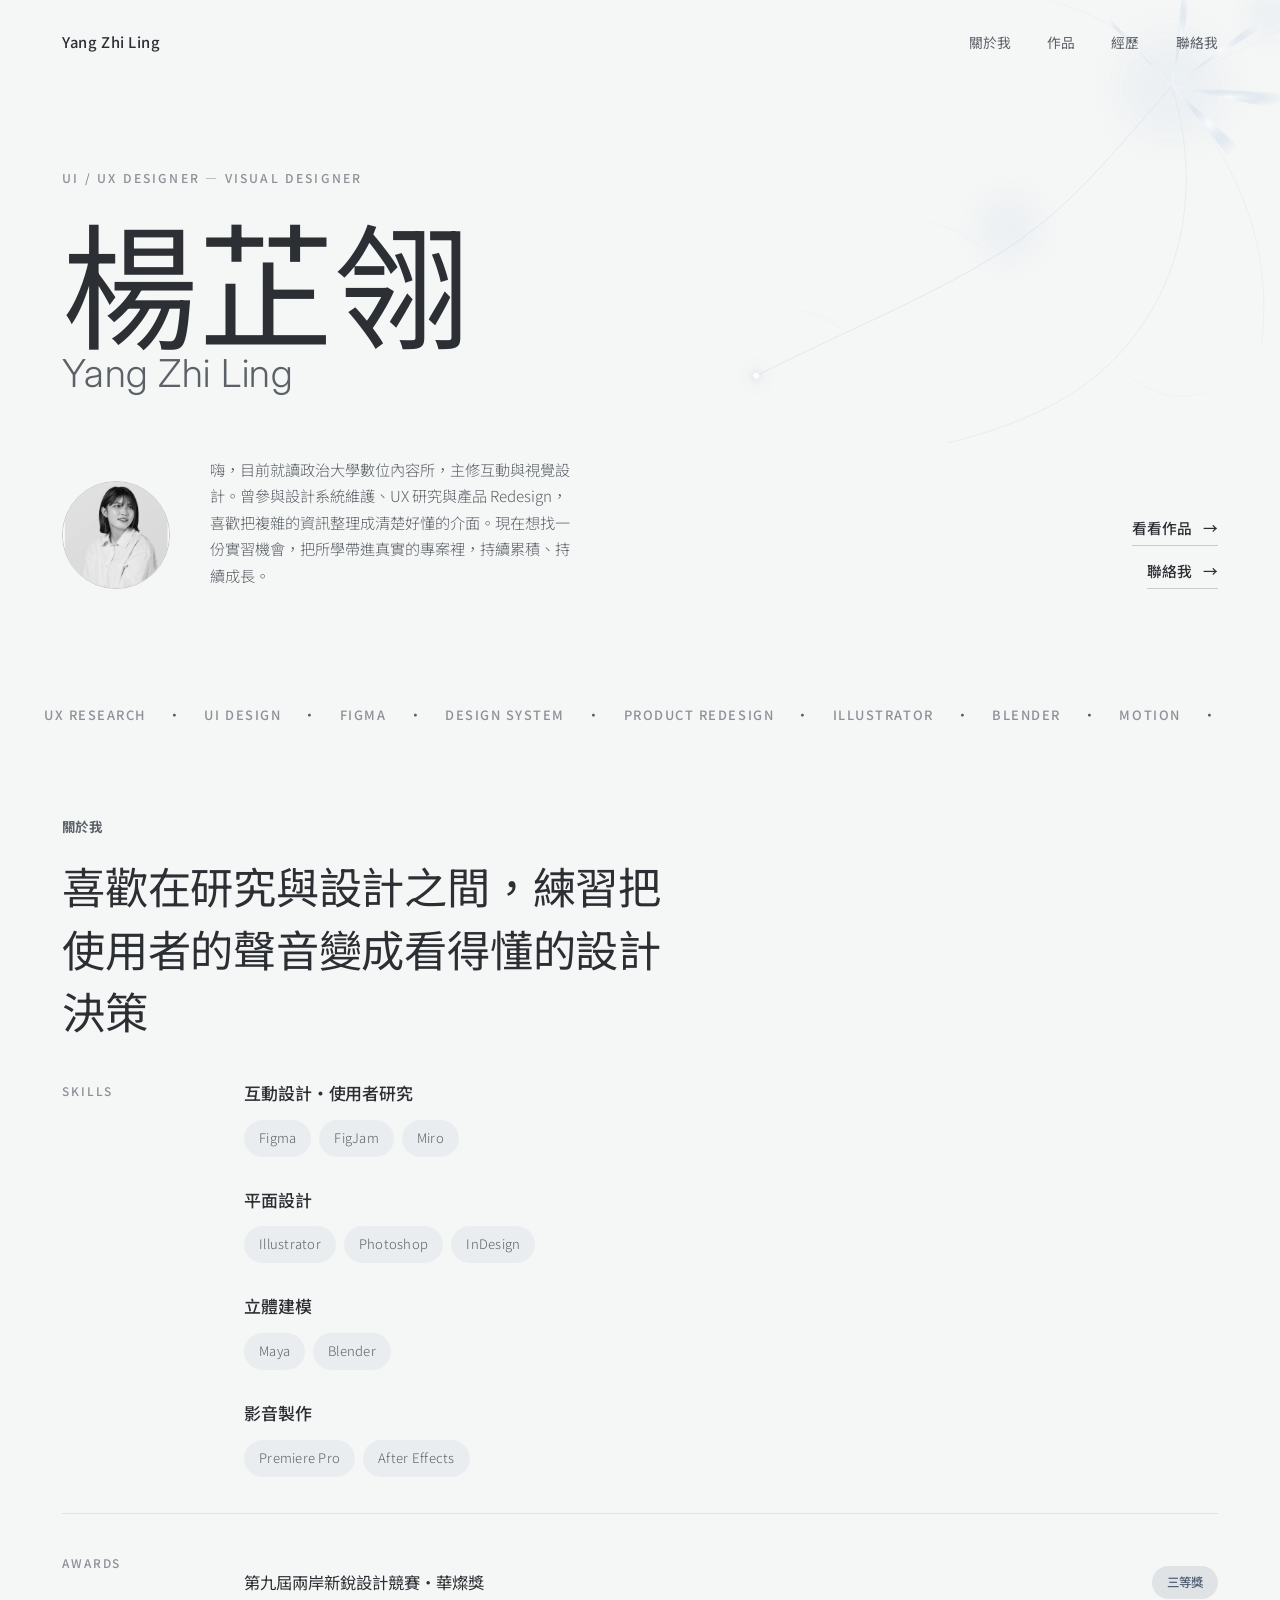
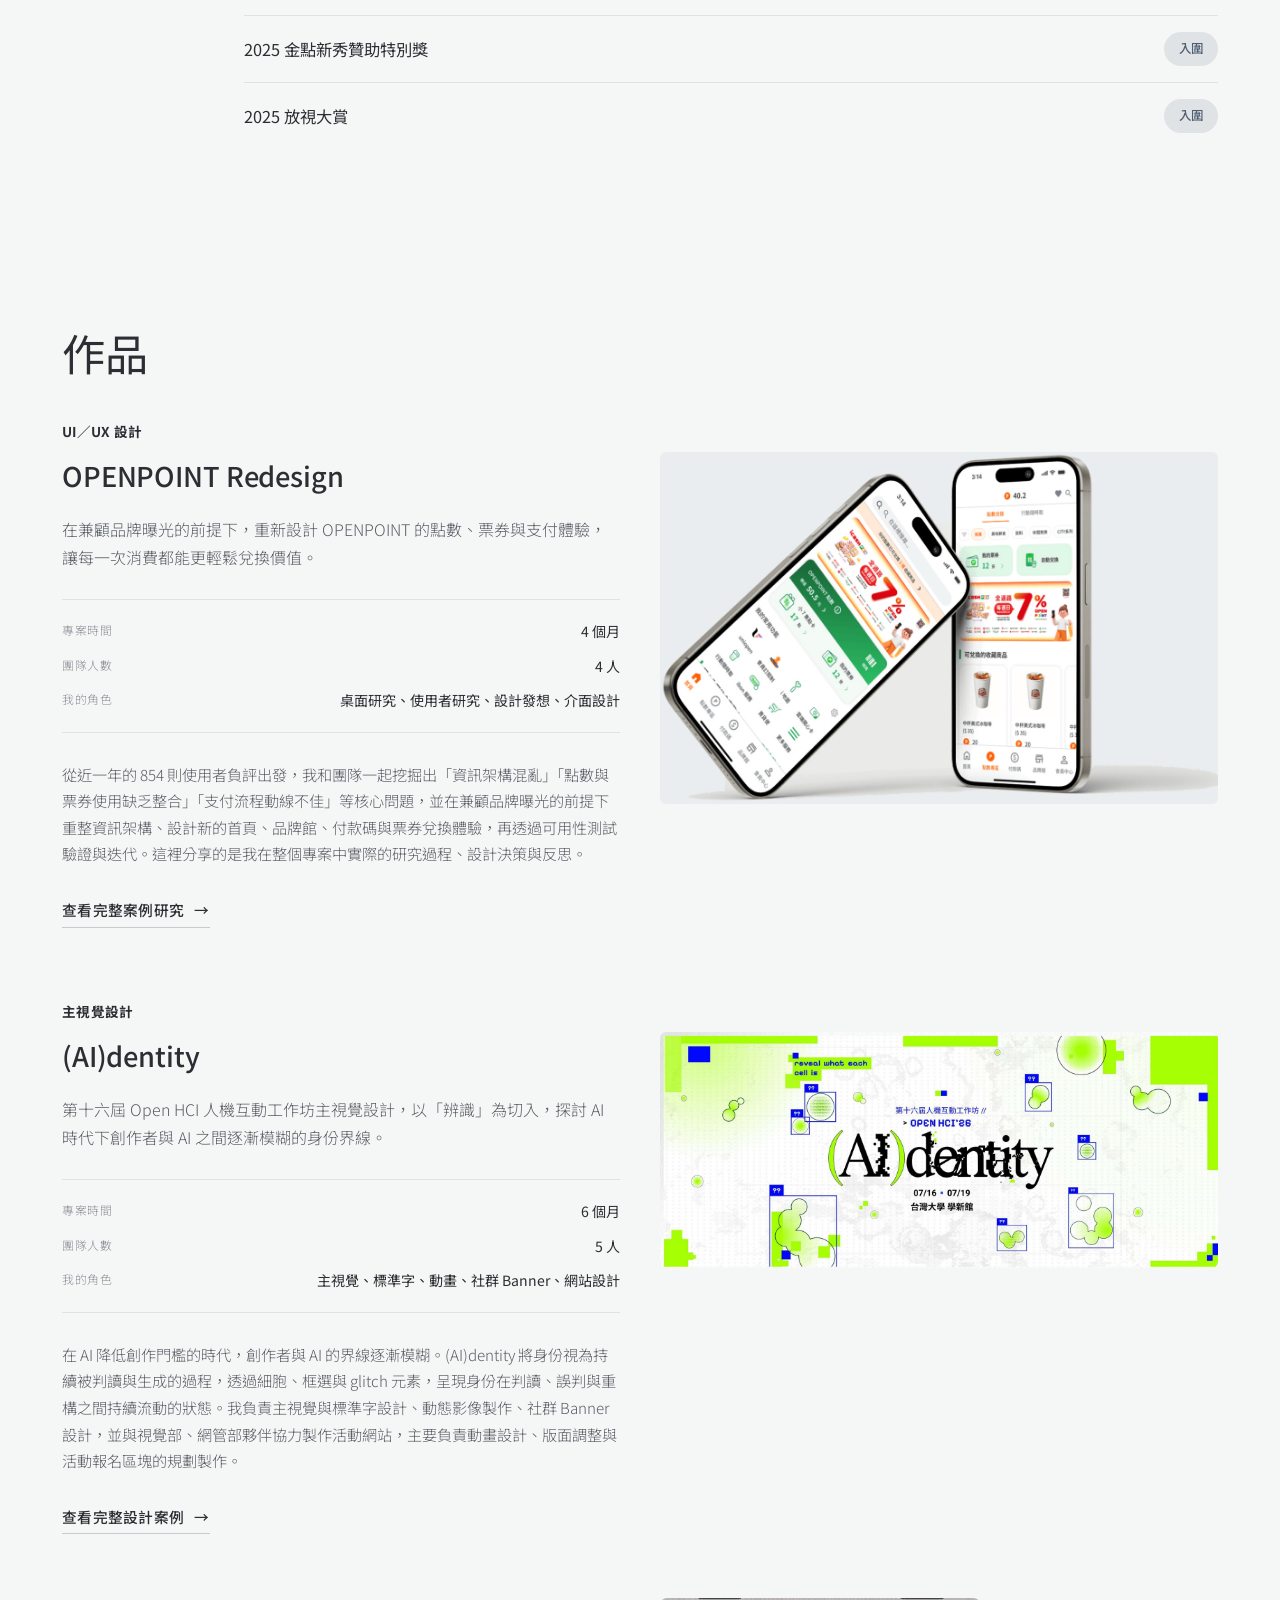
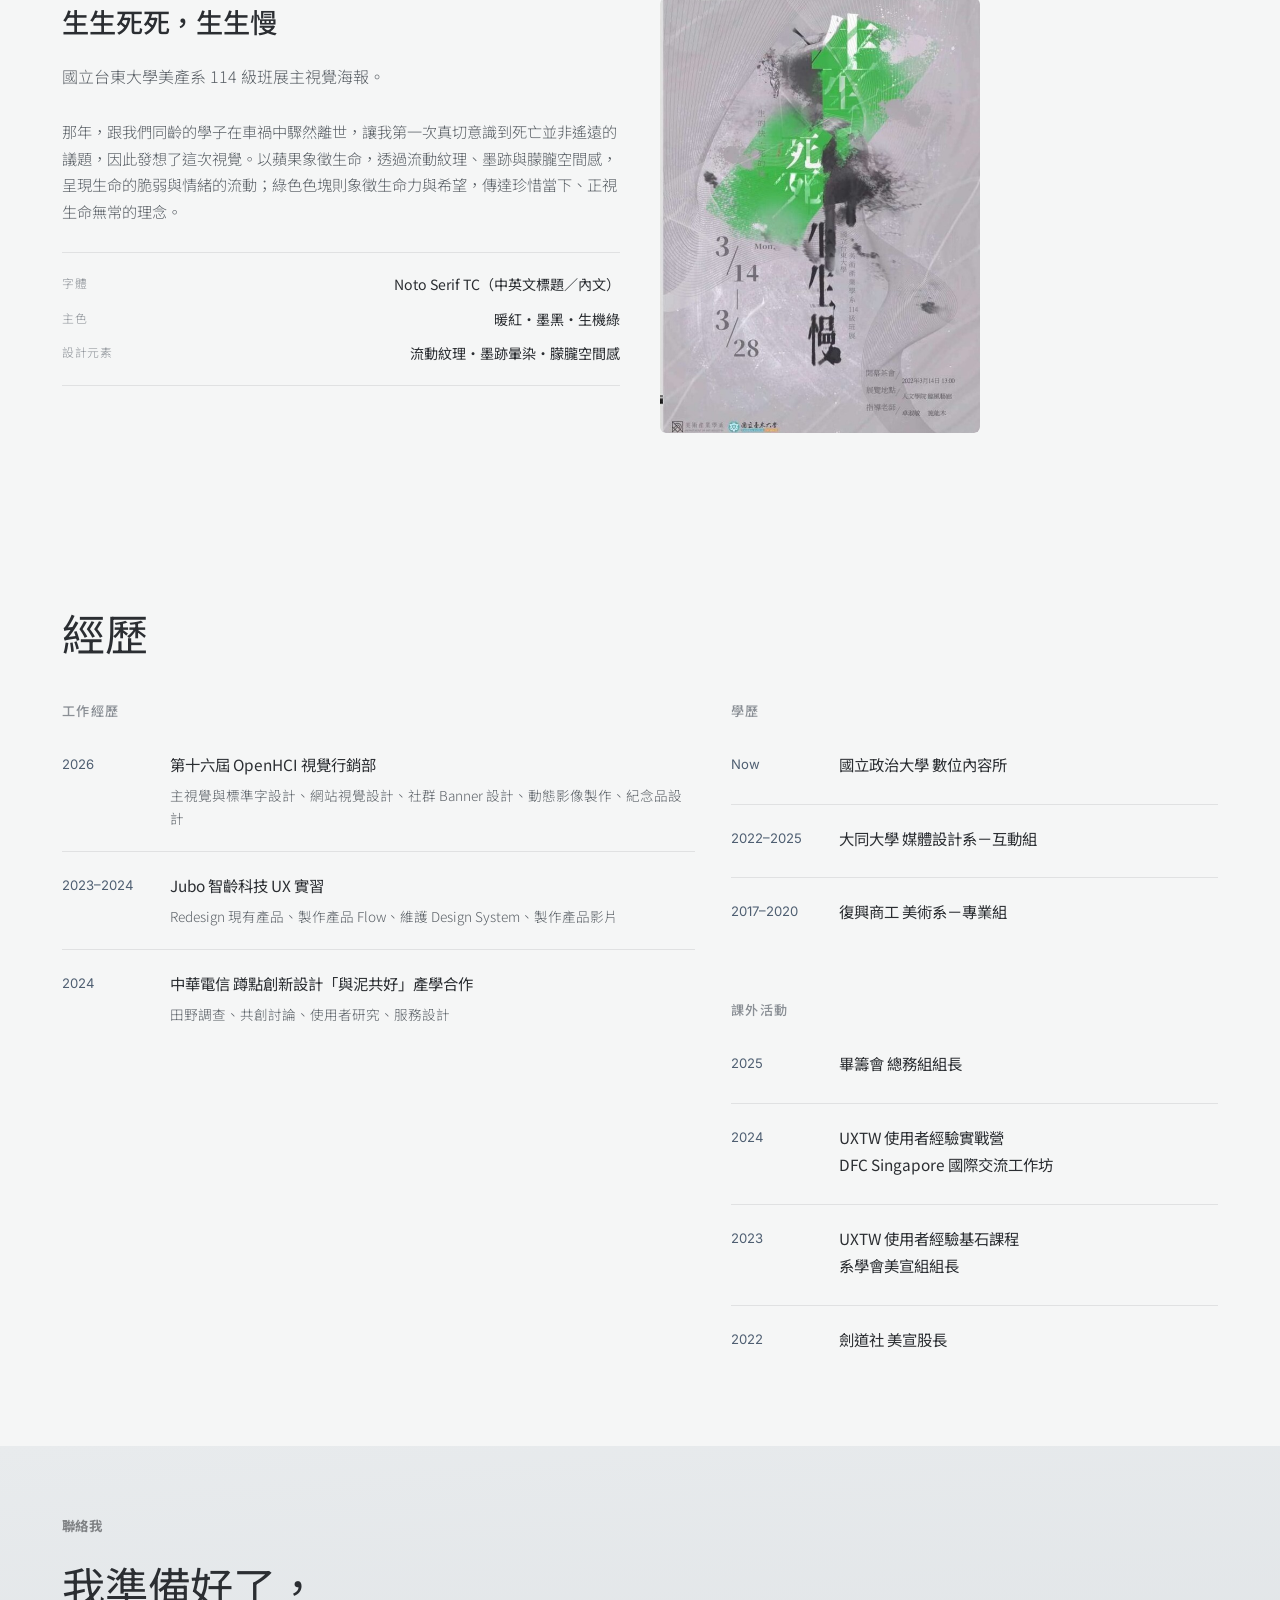
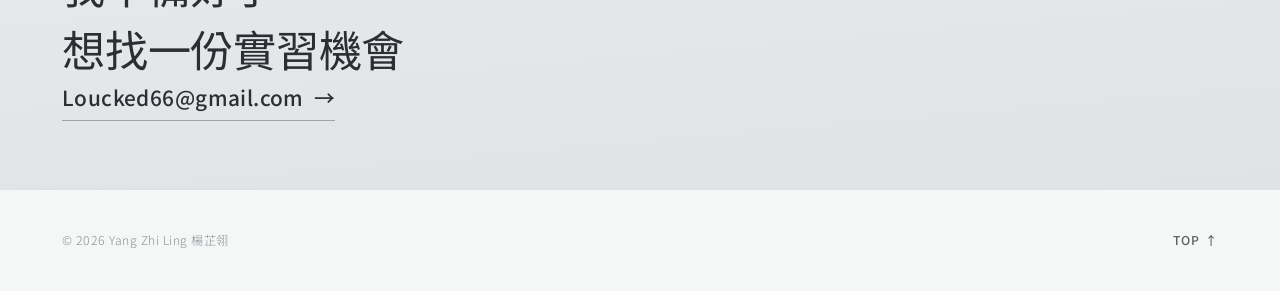
<file: index.html>
<!DOCTYPE html>
<html lang="zh-Hant">
<head>
<meta charset="UTF-8">
<meta name="viewport" content="width=device-width, initial-scale=1.0">
<title>楊芷翎 Yang Zhi Ling｜UI/UX Designer Portfolio</title>
<meta name="description" content="楊芷翎 Yang Zhi Ling — UI/UX 設計師作品集，專注於使用者研究、產品重設計與視覺設計。">
<link rel="icon" type="image/svg+xml" href="assets/favicon.svg">
<link rel="preconnect" href="https://fonts.googleapis.com">
<link rel="preconnect" href="https://fonts.gstatic.com" crossorigin>
<link href="https://fonts.googleapis.com/css2?family=Inter:wght@300;400;500;600;700&family=Noto+Sans+TC:wght@300;400;500;600;700&display=swap" rel="stylesheet">
<link rel="stylesheet" href="css/style.css?v=1792145063">
</head>
<body class="style-misty">

<div class="fog" aria-hidden="true">
  <span class="fog-blob fog-blob-a"><span class="fog-blob-inner"></span></span>
  <span class="fog-blob fog-blob-b"><span class="fog-blob-inner"></span></span>
  <span class="fog-blob fog-blob-c"><span class="fog-blob-inner"></span></span>
</div>
<div class="grain" aria-hidden="true"></div>
<a class="skip-link" href="#main">跳到主要內容</a>

<header class="site-header" id="siteHeader">
  <div class="wrap header-inner">
    <a href="#top" class="brand">Yang Zhi Ling</a>
    <nav class="main-nav" id="mainNav">
      <a href="#about">關於我</a>
      <a href="#work">作品</a>
      <a href="#experience">經歷</a>
      <a href="#contact">聯絡我</a>
    </nav>
    <button class="nav-toggle" id="navToggle" aria-label="開啟選單" aria-expanded="false">
      <span></span><span></span><span></span>
    </button>
  </div>
</header>

<main id="main">

  <!-- HERO -->
  <section class="hero" id="top">
    <svg class="hero-visual" viewBox="0 0 1000 700" aria-hidden="true">
      <defs>
        <linearGradient id="branchGrad" x1="0%" y1="0%" x2="100%" y2="100%">
          <stop offset="0%" stop-color="rgba(255,255,255,.95)"/>
          <stop offset="100%" stop-color="rgba(150,172,194,.18)"/>
        </linearGradient>
        <radialGradient id="shardGrad" cx="50%" cy="50%" r="50%">
          <stop offset="0%" stop-color="rgba(255,255,255,.95)"/>
          <stop offset="55%" stop-color="rgba(196,213,228,.5)"/>
          <stop offset="100%" stop-color="rgba(196,213,228,0)"/>
        </radialGradient>
        <radialGradient id="bloomGrad" cx="50%" cy="50%" r="50%">
          <stop offset="0%" stop-color="rgba(255,255,255,.95)"/>
          <stop offset="60%" stop-color="rgba(205,219,231,.4)"/>
          <stop offset="100%" stop-color="rgba(205,219,231,0)"/>
        </radialGradient>
      </defs>

      <circle class="hero-bloom bloom-c" cx="930" cy="75" r="30" fill="url(#bloomGrad)"></circle>
      <circle class="hero-bloom bloom-b" cx="580" cy="360" r="42" fill="url(#bloomGrad)"></circle>
      <circle class="hero-bloom bloom-a" cx="800" cy="170" r="72" fill="url(#bloomGrad)"></circle>

      <path class="hero-branch b1" d="M800,170 C720,260 660,340 560,400 C460,460 360,500 240,560"/>
      <path class="hero-branch b2" d="M800,170 C840,300 820,440 720,540 C660,600 580,630 500,650"/>
      <path class="hero-branch b3" d="M800,170 C880,260 940,380 920,520"/>
      <path class="hero-branch b4" d="M800,170 C760,100 680,50 540,40"/>
      <path class="hero-branch b5" d="M800,170 C880,120 960,100 990,60"/>
      <path class="hero-branch twig" d="M560,400 C520,360 460,340 410,360"/>
      <path class="hero-branch twig" d="M720,540 C760,580 800,600 850,580"/>
      <path class="hero-branch twig" d="M360,500 C320,470 270,460 230,480"/>

      <path class="hero-shard" d="M800,170 L815,35 L825,55 Z"/>
      <path class="hero-shard" d="M800,170 L930,70 L915,95 Z"/>
      <path class="hero-shard" d="M800,170 L955,180 L935,200 Z"/>
      <path class="hero-shard" d="M800,170 L900,260 L880,270 Z"/>
      <path class="hero-shard" d="M800,170 L700,60 L720,90 Z"/>

      <circle class="hero-glint" r="4"></circle>
    </svg>
    <div class="wrap hero-inner">
      <p class="eyebrow reveal">UI / UX Designer — Visual Designer</p>
      <h1 class="hero-name reveal-blur">
        <span class="hero-name-zh">楊芷翎</span>
        <span class="hero-name-en">Yang&nbsp;Zhi&nbsp;Ling</span>
      </h1>

      <div class="hero-row">
        <div class="hero-photo reveal">
          <img src="assets/photo.jpg" alt="楊芷翎肖像照" width="240" height="240" loading="eager">
        </div>
        <p class="hero-desc reveal">
          嗨，目前就讀政治大學數位內容所，主修互動與視覺設計。曾參與設計系統維護、UX 研究與產品 Redesign，喜歡把複雜的資訊整理成清楚好懂的介面。現在想找一份實習機會，把所學帶進真實的專案裡，持續累積、持續成長。
        </p>
        <div class="hero-links reveal">
          <a href="#work" class="link-arrow">看看作品 <i>→</i></a>
          <a href="#contact" class="link-arrow">聯絡我 <i>→</i></a>
        </div>
      </div>
    </div>
  </section>

  <!-- MARQUEE -->
  <div class="marquee" aria-hidden="true">
    <div class="marquee-track" id="marqueeTrack">
      <div class="marquee-half">
        <span class="marquee-set"><span>UX RESEARCH</span><i>·</i><span>UI DESIGN</span><i>·</i><span>FIGMA</span><i>·</i><span>DESIGN SYSTEM</span><i>·</i><span>PRODUCT REDESIGN</span><i>·</i><span>ILLUSTRATOR</span><i>·</i><span>BLENDER</span><i>·</i><span>MOTION</span><i>·</i></span>
      </div>
      <div class="marquee-half">
        <span class="marquee-set"><span>UX RESEARCH</span><i>·</i><span>UI DESIGN</span><i>·</i><span>FIGMA</span><i>·</i><span>DESIGN SYSTEM</span><i>·</i><span>PRODUCT REDESIGN</span><i>·</i><span>ILLUSTRATOR</span><i>·</i><span>BLENDER</span><i>·</i><span>MOTION</span><i>·</i></span>
      </div>
    </div>
  </div>

  <!-- ABOUT -->
  <section class="section" id="about">
    <div class="wrap">
      <div class="section-head reveal">
        <p class="kicker">關於我</p>
        <h2 class="reveal-blur">喜歡在研究與設計之間，練習把使用者的聲音變成看得懂的設計決策</h2>
      </div>

      <div class="skills-block reveal no-top-border">
        <p class="skills-kicker">Skills</p>
        <div class="skills-groups">
          <div class="skills-group">
            <h3>互動設計・使用者研究</h3>
            <div class="tag-row"><span class="tag">Figma</span><span class="tag">FigJam</span><span class="tag">Miro</span></div>
          </div>
          <div class="skills-group">
            <h3>平面設計</h3>
            <div class="tag-row"><span class="tag">Illustrator</span><span class="tag">Photoshop</span><span class="tag">InDesign</span></div>
          </div>
          <div class="skills-group">
            <h3>立體建模</h3>
            <div class="tag-row"><span class="tag">Maya</span><span class="tag">Blender</span></div>
          </div>
          <div class="skills-group">
            <h3>影音製作</h3>
            <div class="tag-row"><span class="tag">Premiere Pro</span><span class="tag">After Effects</span></div>
          </div>
        </div>
      </div>

      <div class="skills-block reveal">
        <p class="skills-kicker">Awards</p>
        <div class="awards-list">
        <div class="award-row">
          <h3>第九屆兩岸新銳設計競賽・華燦獎</h3>
          <span class="award-badge">三等獎</span>
        </div>
        <div class="award-row">
          <h3>2025 金點新秀贊助特別獎</h3>
          <span class="award-badge">入圍</span>
        </div>
        <div class="award-row">
          <h3>2025 放視大賞</h3>
          <span class="award-badge">入圍</span>
        </div>
        </div>
      </div>
    </div>
  </section>

  <!-- WORK -->
  <section class="section" id="work">
    <div class="wrap">
      <div class="section-head reveal">
        <h2 class="reveal-blur">作品</h2>
      </div>

      <p class="work-group-label first reveal">UI／UX 設計</p>

      <!-- PROJECT 1: OPENPOINT -->
      <article class="case-study reveal no-top-border">
        <div class="case-body">
          <h3><a href="openpoint.html" class="case-title-link">OPENPOINT Redesign</a></h3>
          <p class="case-lede">在兼顧品牌曝光的前提下，重新設計 OPENPOINT 的點數、票券與支付體驗，讓每一次消費都能更輕鬆兌換價值。</p>

          <div class="case-meta">
            <div><span>專案時間</span><strong>4 個月</strong></div>
            <div><span>團隊人數</span><strong>4 人</strong></div>
            <div><span>我的角色</span><strong>桌面研究、使用者研究、設計發想、介面設計</strong></div>
          </div>

          <p class="case-summary">從近一年的 854 則使用者負評出發，我和團隊一起挖掘出「資訊架構混亂」「點數與票券使用缺乏整合」「支付流程動線不佳」等核心問題，並在兼顧品牌曝光的前提下重整資訊架構、設計新的首頁、品牌館、付款碼與票券兌換體驗，再透過可用性測試驗證與迭代。這裡分享的是我在整個專案中實際的研究過程、設計決策與反思。</p>

          <a href="openpoint.html" class="link-arrow">查看完整案例研究 <i>→</i></a>
        </div>
        <a class="case-media case-media-link" href="openpoint.html" aria-label="查看 OPENPOINT Redesign 完整案例">
          <img src="assets/openpoint-hero.png" alt="OPENPOINT App 改版前後介面比較" loading="lazy">
        </a>
      </article>

      <p class="work-group-label reveal">主視覺設計</p>

      <!-- PROJECT 2: AIdentity -->
      <article class="case-study reveal no-top-border">
        <div class="case-body">
          <h3><a href="aidentity.html" class="case-title-link">(AI)dentity</a></h3>
          <p class="case-lede">第十六屆 Open HCI 人機互動工作坊主視覺設計，以「辨識」為切入，探討 AI 時代下創作者與 AI 之間逐漸模糊的身份界線。</p>

          <div class="case-meta">
            <div><span>專案時間</span><strong>6 個月</strong></div>
            <div><span>團隊人數</span><strong>5 人</strong></div>
            <div><span>我的角色</span><strong>主視覺、標準字、動畫、社群 Banner、網站設計</strong></div>
          </div>

          <p class="case-summary">在 AI 降低創作門檻的時代，創作者與 AI 的界線逐漸模糊。(AI)dentity 將身份視為持續被判讀與生成的過程，透過細胞、框選與 glitch 元素，呈現身份在判讀、誤判與重構之間持續流動的狀態。我負責主視覺與標準字設計、動態影像製作、社群 Banner 設計，並與視覺部、網管部夥伴協力製作活動網站，主要負責動畫設計、版面調整與活動報名區塊的規劃製作。</p>

          <a href="aidentity.html" class="link-arrow">查看完整設計案例 <i>→</i></a>
        </div>
        <a class="case-media case-media-link" href="aidentity.html" aria-label="查看 (AI)dentity 完整設計案例">
          <img src="assets/aidentity-banner.jpg" alt="(AI)dentity 主視覺設計" loading="lazy">
        </a>
      </article>

      <!-- PROJECT 3: 生生死死 -->
      <article class="case-study reveal">
        <div class="case-body">
          <h3>生生死死，生生慢</h3>
          <p class="case-lede">國立台東大學美產系 114 級班展主視覺海報。</p>

          <p class="case-summary">那年，跟我們同齡的學子在車禍中驟然離世，讓我第一次真切意識到死亡並非遙遠的議題，因此發想了這次視覺。以蘋果象徵生命，透過流動紋理、墨跡與朦朧空間感，呈現生命的脆弱與情緒的流動；綠色色塊則象徵生命力與希望，傳達珍惜當下、正視生命無常的理念。</p>

          <div class="case-meta">
            <div><span>字體</span><strong>Noto Serif TC（中英文標題／內文）</strong></div>
            <div><span>主色</span><strong>暖紅・墨黑・生機綠</strong></div>
            <div><span>設計元素</span><strong>流動紋理・墨跡暈染・朦朧空間感</strong></div>
          </div>
        </div>
        <div class="case-media case-media-poster">
          <img class="lightbox-trigger" src="assets/poster.jpg?v=2" alt="生生死死，生生慢 主視覺海報" loading="lazy">
        </div>
      </article>

    </div>
  </section>

  <!-- EXPERIENCE -->
  <section class="section" id="experience">
    <div class="wrap">
      <div class="section-head reveal">
        <h2 class="reveal-blur">經歷</h2>
      </div>

      <div class="timeline-cols reveal">
        <div class="timeline-col">
          <h3>工作經歷</h3>
          <ul class="timeline">
            <li>
              <span class="tl-year">2026</span>
              <div class="tl-body">
                <strong>第十六屆 OpenHCI 視覺行銷部</strong>
                <p>主視覺與標準字設計、網站視覺設計、社群 Banner 設計、動態影像製作、紀念品設計</p>
              </div>
            </li>
            <li>
              <span class="tl-year">2023–2024</span>
              <div class="tl-body">
                <strong>Jubo 智齡科技 UX 實習</strong>
                <p>Redesign 現有產品、製作產品 Flow、維護 Design System、製作產品影片</p>
              </div>
            </li>
            <li>
              <span class="tl-year">2024</span>
              <div class="tl-body">
                <strong>中華電信 蹲點創新設計「與泥共好」產學合作</strong>
                <p>田野調查、共創討論、使用者研究、服務設計</p>
              </div>
            </li>
          </ul>
        </div>

        <div class="timeline-col">
          <h3>學歷</h3>
          <ul class="timeline">
            <li>
              <span class="tl-year">Now</span>
              <div class="tl-body">
                <strong>國立政治大學 數位內容所</strong>
              </div>
            </li>
            <li>
              <span class="tl-year">2022–2025</span>
              <div class="tl-body">
                <strong>大同大學 媒體設計系－互動組</strong>
              </div>
            </li>
            <li>
              <span class="tl-year">2017–2020</span>
              <div class="tl-body">
                <strong>復興商工 美術系－專業組</strong>
              </div>
            </li>
          </ul>

          <h3 class="mt">課外活動</h3>
          <ul class="timeline">
            <li>
              <span class="tl-year">2025</span>
              <div class="tl-body"><strong>畢籌會 總務組組長</strong></div>
            </li>
            <li>
              <span class="tl-year">2024</span>
              <div class="tl-body"><strong>UXTW 使用者經驗實戰營<br>DFC Singapore 國際交流工作坊</strong></div>
            </li>
            <li>
              <span class="tl-year">2023</span>
              <div class="tl-body"><strong>UXTW 使用者經驗基石課程<br>系學會美宣組組長</strong></div>
            </li>
            <li>
              <span class="tl-year">2022</span>
              <div class="tl-body"><strong>劍道社 美宣股長</strong></div>
            </li>
          </ul>
        </div>
      </div>
    </div>
  </section>

  <!-- CONTACT -->
  <section class="section contact-section" id="contact">
    <div class="wrap">
      <div class="section-head contact-head">
        <p class="kicker">聯絡我</p>
        <h2 class="contact-h reveal-blur">我準備好了，<br>想找一份實習機會</h2>
      </div>
      <div class="contact-links reveal">
        <a href="mailto:Loucked66@gmail.com" class="link-arrow lg">Loucked66@gmail.com <i>→</i></a>
      </div>
    </div>
  </section>

</main>

<footer class="site-footer">
  <div class="wrap footer-inner">
    <p>© <span id="year"></span> Yang Zhi Ling 楊芷翎</p>
    <a href="#top" class="back-top">TOP ↑</a>
  </div>
</footer>

<script src="js/main.js?v=1792145063"></script>
</body>
</html>
</file>
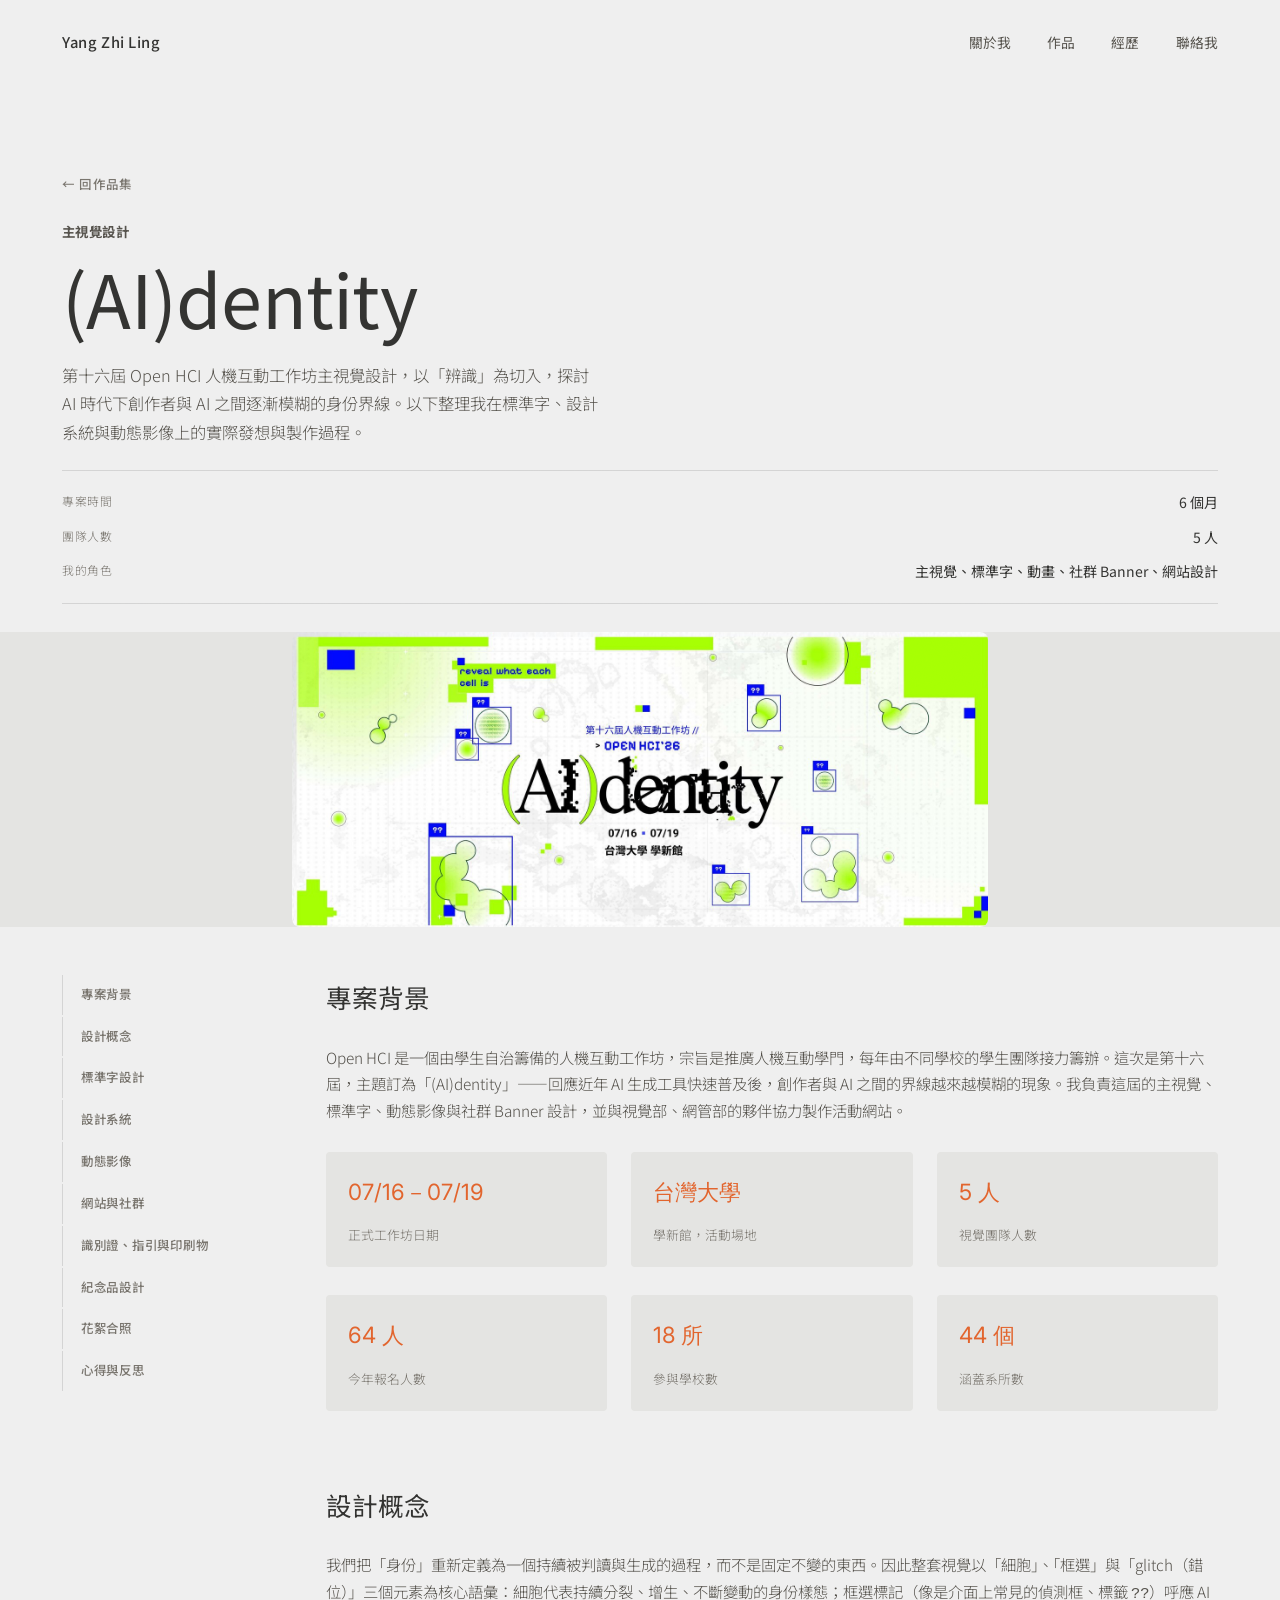
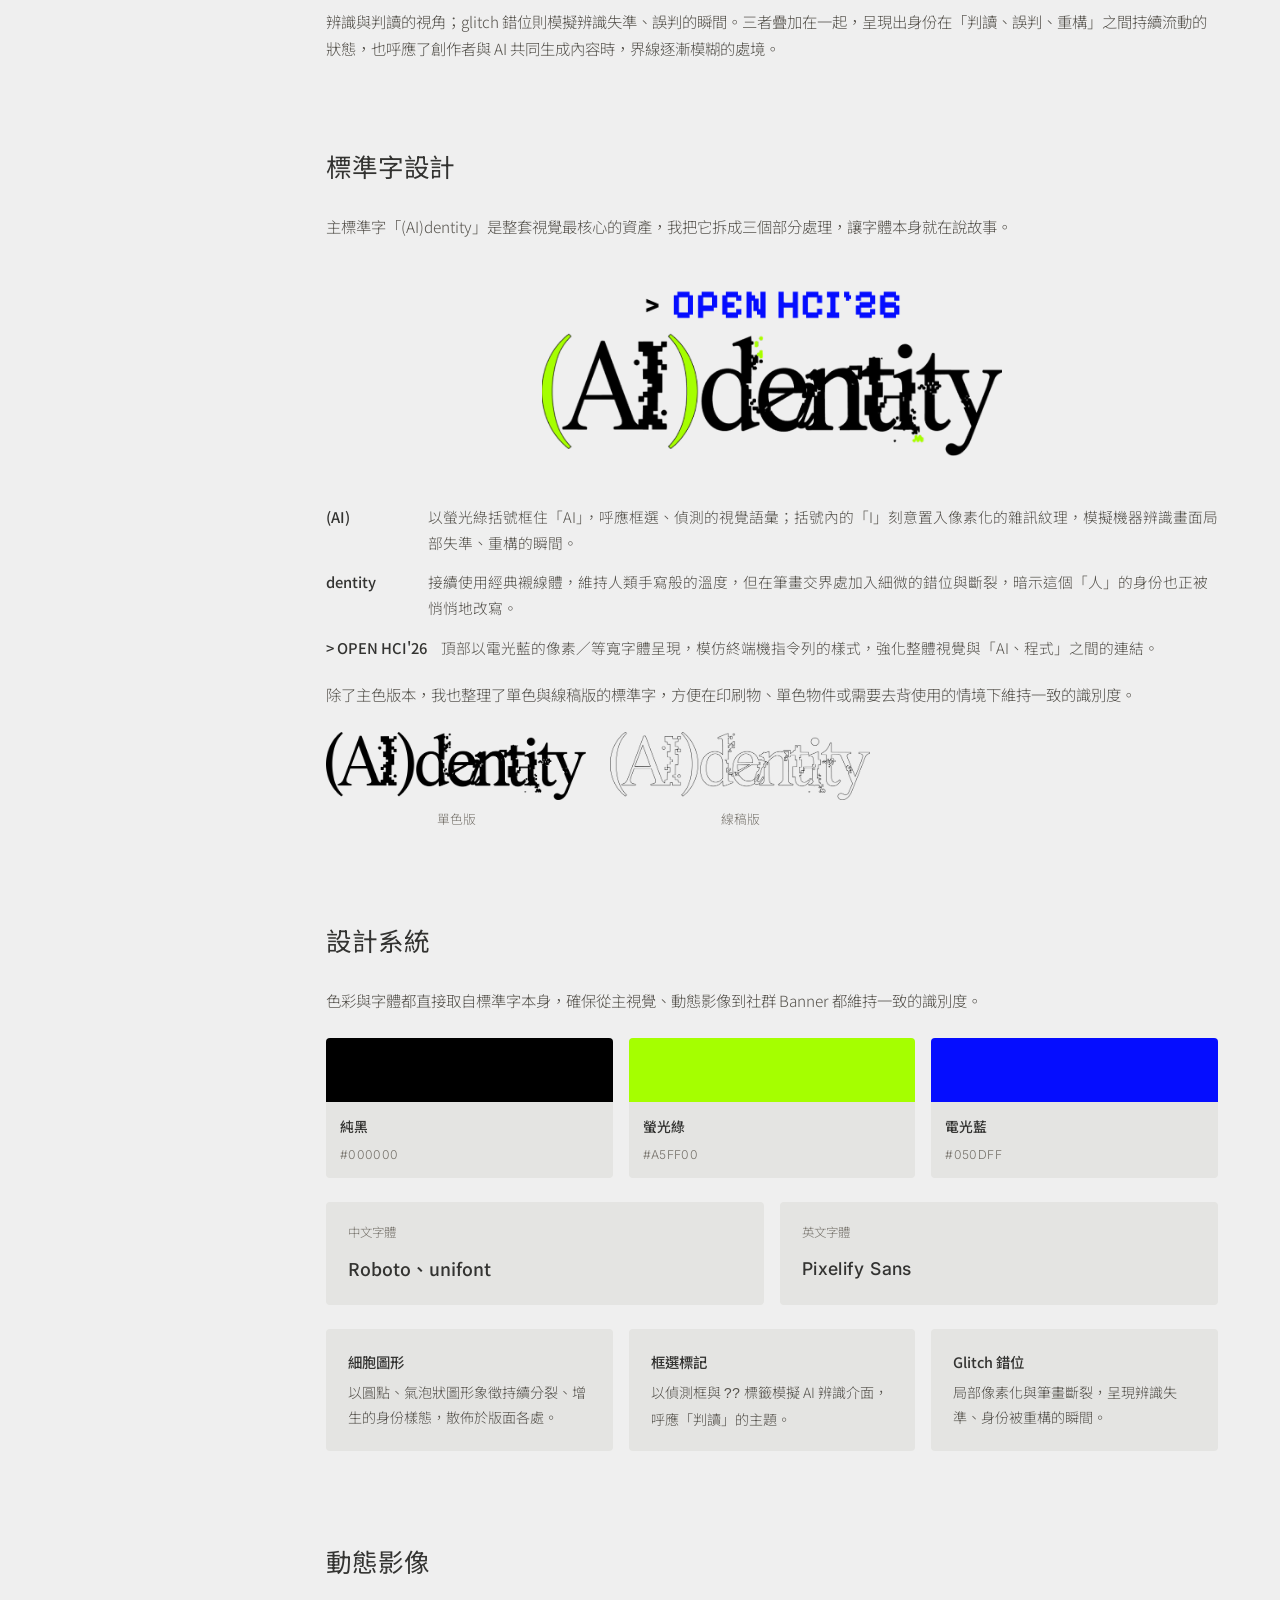
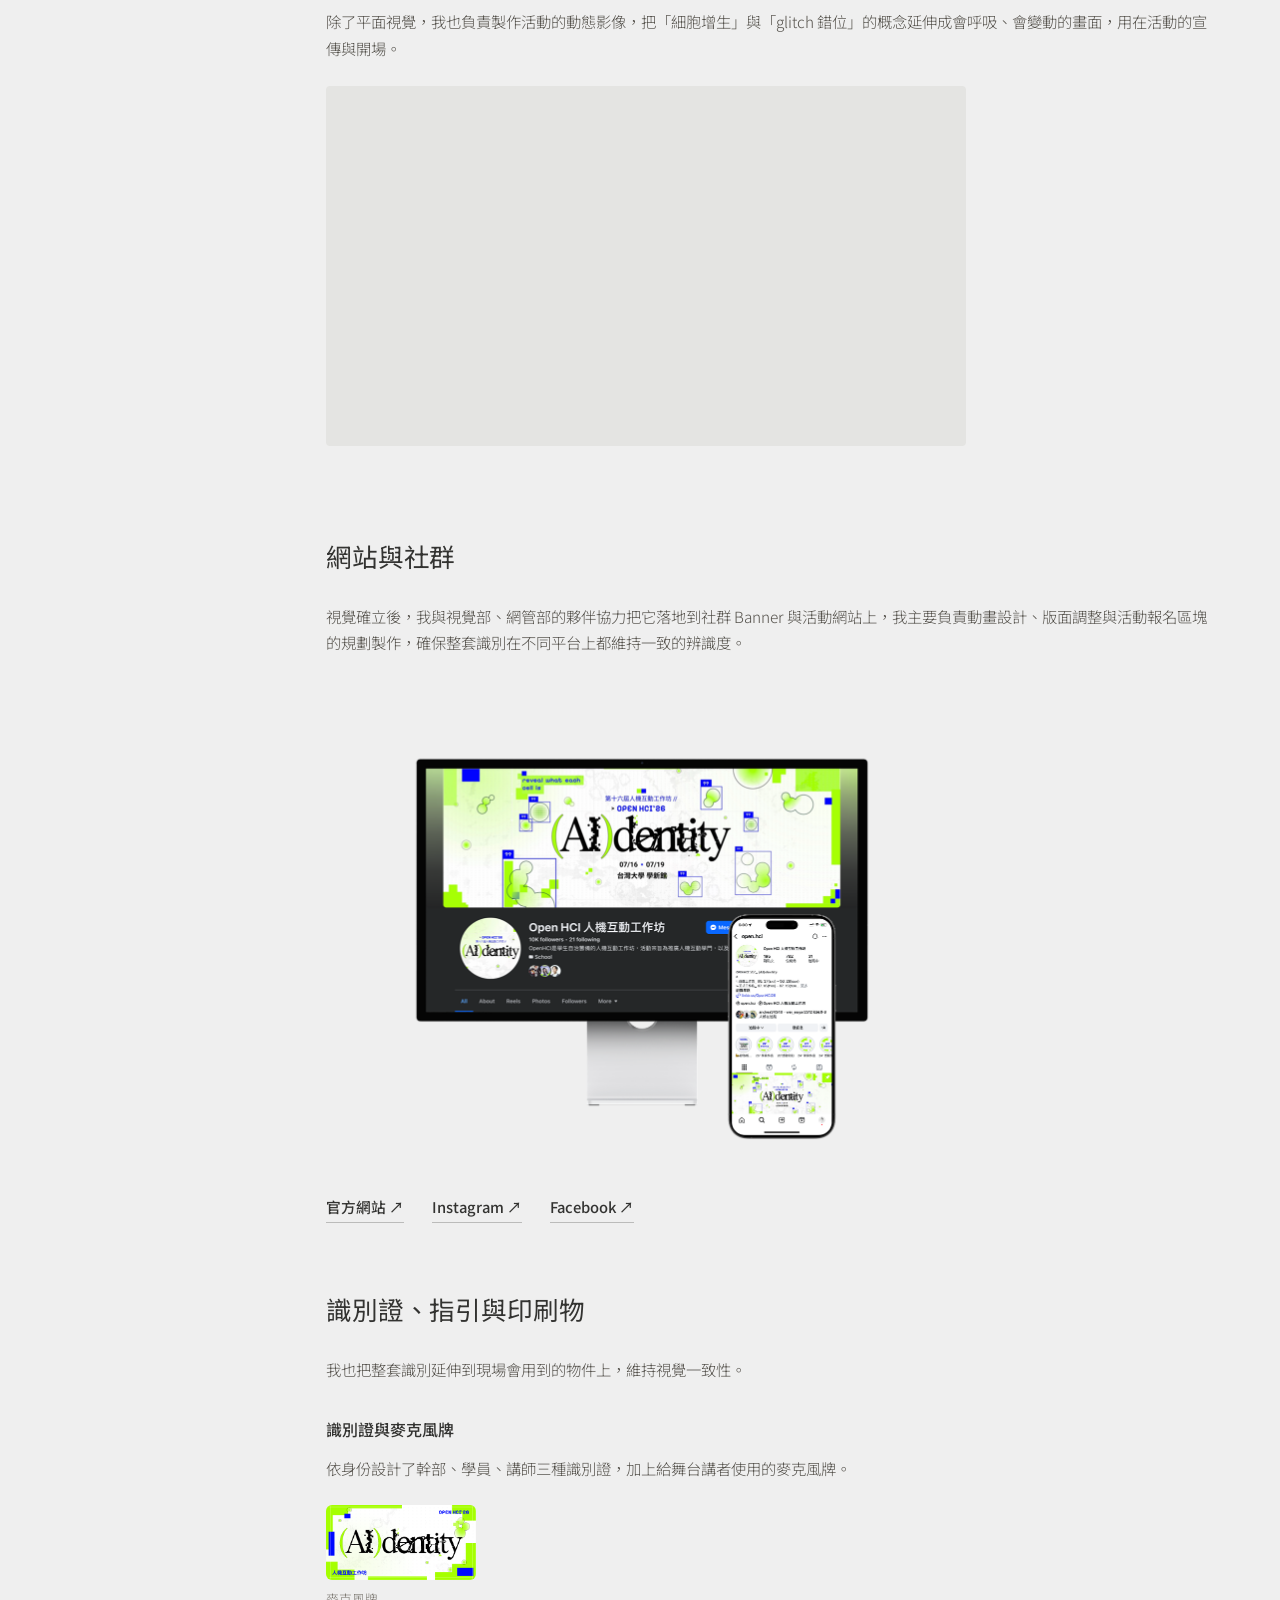
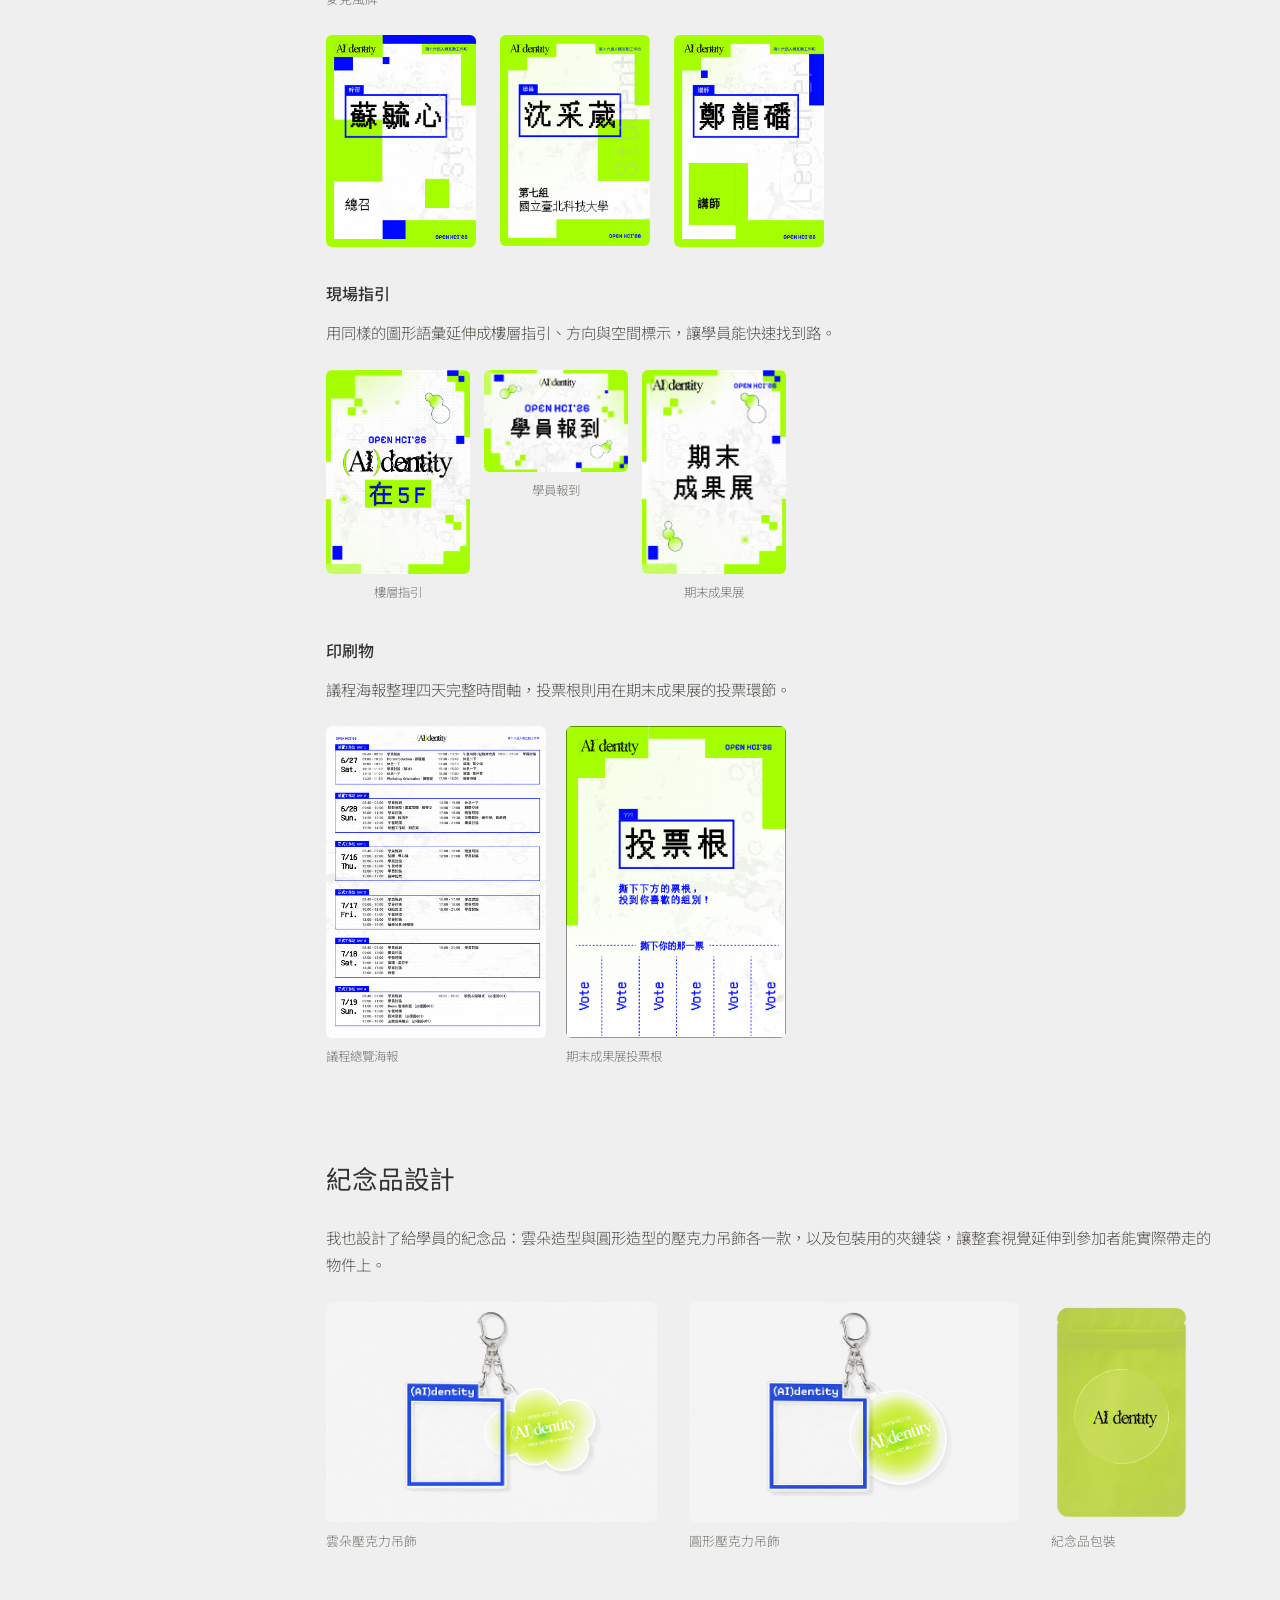
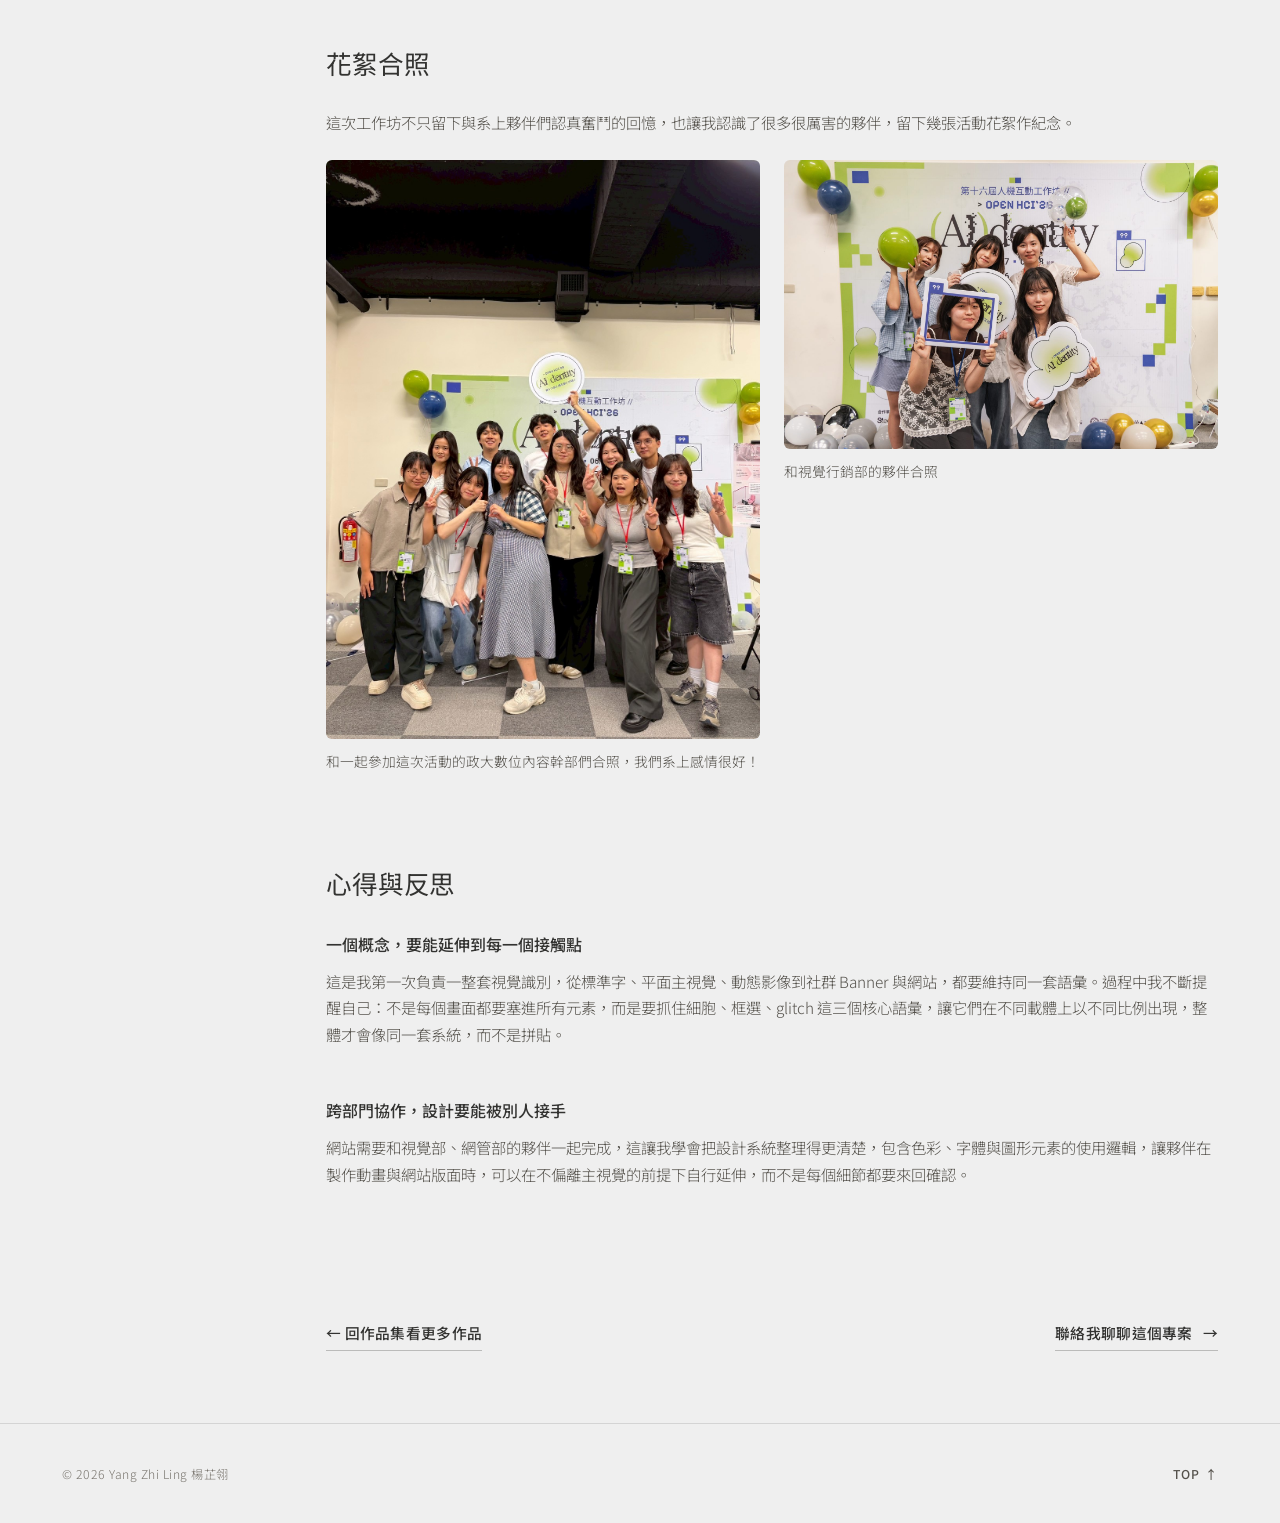
<file: aidentity.html>
<!DOCTYPE html>
<html lang="zh-Hant">
<head>
<meta charset="UTF-8">
<meta name="viewport" content="width=device-width, initial-scale=1.0">
<title>(AI)dentity｜楊芷翎 Yang Zhi Ling</title>
<meta name="description" content="(AI)dentity — 第十六屆 Open HCI 人機互動工作坊主視覺設計案例，楊芷翎的標準字、設計系統與動態影像創作過程。">
<link rel="icon" type="image/svg+xml" href="assets/favicon.svg">
<link rel="preconnect" href="https://fonts.googleapis.com">
<link rel="preconnect" href="https://fonts.gstatic.com" crossorigin>
<link href="https://fonts.googleapis.com/css2?family=Inter:wght@300;400;500;600;700&family=Noto+Sans+TC:wght@300;400;500;600;700&display=swap" rel="stylesheet">
<link rel="stylesheet" href="css/style.css?v=1789027204">
<style>
  .project-hero{
    padding: 168px 0 0;
  }
  .back-link{
    display: inline-flex;
    align-items: center;
    gap: 8px;
    color: var(--ink-faint);
    font-size: .78rem;
    font-weight: 500;
    letter-spacing: .1em;
    text-transform: uppercase;
    margin-bottom: 24px;
    transition: color .2s ease;
  }
  .back-link:hover{ color: var(--accent); }
  .project-head{ max-width: none; margin-bottom: 0; }
  .project-hero h1{
    font-size: clamp(2.4rem, 6vw, 4.6rem);
    font-weight: 400;
    letter-spacing: -.01em;
    margin: 16px 0 24px;
    line-height: 1.05;
  }
  .project-lede{
    font-size: 1.02rem;
    color: var(--ink-soft);
    max-width: 60ch;
    margin: 0 0 24px;
  }
  .project-hero-img{
    background: var(--bg-raised);
    margin-top: 0;
  }
  .project-hero-img .wrap{ max-width: 760px; }
  .project-hero-img img{ border-radius: 8px; }
  .project-body{ padding: 48px 0 72px; }
  .project-grid{
    display: grid;
    grid-template-columns: 200px 1fr;
    gap: 64px;
  }
  .project-toc{
    position: sticky;
    top: 110px;
    align-self: start;
    display: flex;
    flex-direction: column;
    gap: 2px;
  }
  .project-toc a{
    padding: 9px 0;
    font-size: .78rem;
    font-weight: 500;
    letter-spacing: .06em;
    color: var(--ink-faint);
    border-left: 1px solid var(--line);
    padding-left: 18px;
    transition: color .2s ease, border-color .2s ease;
  }
  .project-toc a:hover{ color: var(--ink-soft); }

  .story-section{
    padding-bottom: 32px;
    margin-bottom: 32px;
  }
  .story-section:last-child{ margin-bottom: 0; padding-bottom: 0; }
  .story-section h2{
    font-size: 1.6rem;
    font-weight: 400;
    margin: 0 0 24px;
    letter-spacing: -.005em;
  }
  .story-section h3{
    font-size: 1rem;
    font-weight: 500;
    margin: 32px 0 12px;
    color: var(--ink);
  }
  .story-section p{ color: var(--ink-soft); font-size: .96rem; margin: 0 0 18px; }
  .story-section strong{ color: var(--ink); font-weight: 500; }

  .stat-row{ display: grid; grid-template-columns: repeat(3, 1fr); gap: 24px; margin: 28px 0 8px; }
  .stat-card{ background: var(--bg-raised); padding: 20px 22px; border-radius: 4px; }
  .stat-card strong{ display: block; font-family: 'Inter', sans-serif; font-size: 1.4rem; font-weight: 400; color: var(--accent); margin-bottom: 8px; }
  .stat-card span{ font-size: .8rem; color: var(--ink-faint); }

  /* logotype display */
  .logotype-card{
    padding: 24px 0;
    margin: 24px 0;
    display: flex;
    align-items: center;
    justify-content: center;
  }
  .logotype-card img{ width: 100%; max-width: 460px; border-radius: 0; }

  .callout-list{ list-style: none; padding: 0; margin: 20px 0; display: flex; flex-direction: column; gap: 14px; }
  .callout-list li{
    display: flex;
    gap: 14px;
    font-size: .92rem;
    color: var(--ink-soft);
  }
  .callout-list b{
    flex: none;
    color: var(--ink);
    font-weight: 500;
    min-width: 88px;
  }

  /* design system palette */
  .palette-row{ display: grid; grid-template-columns: repeat(3, 1fr); gap: 16px; margin: 24px 0; }
  .swatch{ border-radius: 4px; overflow: hidden; background: var(--bg-raised); }
  .swatch-color{ height: 64px; }
  .swatch-label{ padding: 12px 14px; }
  .swatch-label strong{ display: block; font-size: .86rem; font-weight: 500; color: var(--ink); }
  .swatch-label span{ font-family: 'Inter', sans-serif; font-size: .76rem; color: var(--ink-faint); letter-spacing: .03em; }

  .type-row{ display: grid; grid-template-columns: repeat(2, 1fr); gap: 16px; margin: 24px 0; }
  .type-card{ background: var(--bg-raised); padding: 20px 22px; border-radius: 4px; }
  .type-card span{ display: block; font-size: .78rem; color: var(--ink-faint); margin-bottom: 10px; }
  .type-card strong{ font-size: 1.1rem; font-weight: 500; color: var(--ink); }
  .type-card.mono strong{ font-family: 'Inter', monospace; letter-spacing: .02em; }

  .element-grid{ display: grid; grid-template-columns: repeat(3, 1fr); gap: 16px; margin: 24px 0; }
  .element-card{ background: var(--bg-raised); padding: 20px 22px; border-radius: 4px; font-size: .88rem; color: var(--ink-soft); }
  .element-card strong{ display: block; color: var(--ink); margin-bottom: 6px; font-size: .9rem; font-weight: 500; }

  /* video embed */
  .video-frame{
    position: relative;
    width: 100%;
    max-width: 640px;
    aspect-ratio: 16 / 9;
    background: var(--bg-raised);
    border-radius: 4px;
    overflow: hidden;
    margin: 24px 0;
  }
  .video-frame iframe{ position: absolute; inset: 0; width: 100%; height: 100%; border: 0; }

  /* social mockup */
  .social-shot{
    margin: 24px 0;
    max-width: 620px;
  }

  /* badges / signage / print / merch / photos — shown on plain background, no card fill */
  .asset-row{ display: flex; flex-wrap: wrap; align-items: flex-start; gap: 24px; margin: 24px 0; }
  .asset-row img{ display: block; }
  .badge-banner{ width: 100%; max-width: 340px; margin-bottom: 4px; }
  .logo-variants{ align-items: center; }
  .logo-variants figure{ margin: 0; }
  .logo-variants img{ width: 260px; max-width: 100%; border-radius: 0; }
  .logo-variants figcaption{ margin-top: 8px; font-size: .8rem; color: var(--ink-faint); text-align: center; }
  .badge-set img{ width: 150px; }
  .badge-set figure{ margin: 0; }
  .badge-set figcaption{ margin-top: 8px; font-size: .8rem; color: var(--ink-faint); }
  .sign-grid{ display: flex; flex-wrap: nowrap; gap: 14px; margin: 24px 0; max-width: 460px; }
  .sign-grid figure{ margin: 0; flex: 1 1 0; min-width: 0; }
  .sign-grid img{ width: 100%; }
  .sign-grid figcaption{ margin-top: 8px; font-size: .78rem; color: var(--ink-faint); text-align: center; }
  .print-row{ display: flex; flex-wrap: wrap; gap: 20px; margin: 24px 0; align-items: flex-start; }
  .print-row figure{ margin: 0; flex: 1 1 180px; max-width: 220px; }
  .print-row img{ width: 100%; }
  .print-row figcaption{ margin-top: 8px; font-size: .78rem; color: var(--ink-faint); }
  .merch-row{ display: flex; flex-wrap: wrap; gap: 32px; margin: 24px 0; align-items: flex-end; }
  .merch-row figure{ margin: 0; }
  .merch-row img{ height: 220px; width: auto; max-width: 100%; }
  .merch-row figcaption{ margin-top: 8px; font-size: .8rem; color: var(--ink-faint); }
  .photo-row{ display: flex; flex-wrap: wrap; gap: 24px; margin: 24px 0; }
  .photo-row figure{ margin: 0; flex: 1 1 320px; }
  .photo-row img{ width: 100%; }
  .photo-row figcaption{ margin-top: 10px; font-size: .86rem; color: var(--ink-soft); }
  .ext-links{ display: flex; flex-wrap: wrap; gap: 10px 28px; margin: 20px 0 0; }
  .ext-links a{
    font-size: .92rem;
    font-weight: 500;
    color: var(--ink);
    border-bottom: 1px solid var(--line-strong);
    padding-bottom: 2px;
    transition: color .2s ease, border-color .2s ease;
  }
  .ext-links a:hover{ color: var(--accent); border-color: var(--accent); }

  .reflect-list{ list-style: none; padding: 0; margin: 0; display: flex; flex-direction: column; gap: 8px; }
  .reflect-list li{ padding: 20px 0; }
  .reflect-list li:first-child{ padding-top: 0; }
  .reflect-list strong{ display: block; margin-bottom: 10px; font-size: 1rem; font-weight: 500; color: var(--ink); }
  .reflect-list p{ margin: 0; }

  .project-nav-cta{
    display: flex; justify-content: space-between; align-items: center;
    flex-wrap: wrap; gap: 20px; padding-top: 48px;
  }

  @media (max-width: 920px){
    .project-grid{ grid-template-columns: 1fr; gap: 32px; }
    .project-toc{
      position: static;
      flex-direction: row;
      flex-wrap: wrap;
      gap: 6px 18px;
    }
    .project-toc a{ border-left: none; border-bottom: 2px solid var(--line); padding: 4px 0; }
    .stat-row{ grid-template-columns: 1fr; }
    .palette-row{ grid-template-columns: 1fr 1fr; }
    .type-row{ grid-template-columns: 1fr; }
    .element-grid{ grid-template-columns: 1fr; }
    .sign-grid{ max-width: none; }
    .badge-set img{ width: 120px; }
    .merch-row img{ height: 160px; }
  }
</style>
</head>
<body>

<div class="grain" aria-hidden="true"></div>
<a class="skip-link" href="#main">跳到主要內容</a>

<header class="site-header" id="siteHeader">
  <div class="wrap header-inner">
    <a href="index.html" class="brand">Yang Zhi Ling</a>
    <nav class="main-nav" id="mainNav">
      <a href="index.html#about">關於我</a>
      <a href="index.html#work">作品</a>
      <a href="index.html#experience">經歷</a>
      <a href="index.html#contact">聯絡我</a>
    </nav>
    <button class="nav-toggle" id="navToggle" aria-label="開啟選單" aria-expanded="false">
      <span></span><span></span><span></span>
    </button>
  </div>
</header>

<main id="main">

  <section class="project-hero">
    <div class="wrap">
      <a href="index.html#work" class="back-link">← 回作品集</a>
      <div class="section-head project-head">
        <p class="kicker">主視覺設計</p>
        <h1>(AI)dentity</h1>
      </div>
      <p class="project-lede">第十六屆 Open HCI 人機互動工作坊主視覺設計，以「辨識」為切入，探討 AI 時代下創作者與 AI 之間逐漸模糊的身份界線。以下整理我在標準字、設計系統與動態影像上的實際發想與製作過程。</p>

      <div class="case-meta">
        <div><span>專案時間</span><strong>6 個月</strong></div>
        <div><span>團隊人數</span><strong>5 人</strong></div>
        <div><span>我的角色</span><strong>主視覺、標準字、動畫、社群 Banner、網站設計</strong></div>
      </div>
    </div>
    <div class="project-hero-img">
      <div class="wrap">
        <img src="assets/aidentity-banner.jpg" alt="(AI)dentity 主視覺設計" loading="eager">
      </div>
    </div>
  </section>

  <section class="project-body">
    <div class="wrap project-grid">

      <nav class="project-toc" aria-label="文章導覽">
        <a href="#about">專案背景</a>
        <a href="#concept">設計概念</a>
        <a href="#logotype">標準字設計</a>
        <a href="#system">設計系統</a>
        <a href="#motion">動態影像</a>
        <a href="#site">網站與社群</a>
        <a href="#onsite">識別證、指引與印刷物</a>
        <a href="#merch">紀念品設計</a>
        <a href="#photos">花絮合照</a>
        <a href="#reflection">心得與反思</a>
      </nav>

      <div class="story-content">

        <section class="story-section" id="about">
          <h2>專案背景</h2>
          <p>Open HCI 是一個由學生自治籌備的人機互動工作坊，宗旨是推廣人機互動學門，每年由不同學校的學生團隊接力籌辦。這次是第十六屆，主題訂為「(AI)dentity」——回應近年 AI 生成工具快速普及後，創作者與 AI 之間的界線越來越模糊的現象。我負責這屆的主視覺、標準字、動態影像與社群 Banner 設計，並與視覺部、網管部的夥伴協力製作活動網站。</p>
          <div class="stat-row">
            <div class="stat-card"><strong>07/16－07/19</strong><span>正式工作坊日期</span></div>
            <div class="stat-card"><strong>台灣大學</strong><span>學新館，活動場地</span></div>
            <div class="stat-card"><strong>5 人</strong><span>視覺團隊人數</span></div>
          </div>
          <div class="stat-row">
            <div class="stat-card"><strong>64 人</strong><span>今年報名人數</span></div>
            <div class="stat-card"><strong>18 所</strong><span>參與學校數</span></div>
            <div class="stat-card"><strong>44 個</strong><span>涵蓋系所數</span></div>
          </div>
        </section>

        <section class="story-section" id="concept">
          <h2>設計概念</h2>
          <p>我們把「身份」重新定義為一個持續被判讀與生成的過程，而不是固定不變的東西。因此整套視覺以「細胞」、「框選」與「glitch（錯位）」三個元素為核心語彙：細胞代表持續分裂、增生、不斷變動的身份樣態；框選標記（像是介面上常見的偵測框、標籤 <code>??</code>）呼應 AI 辨識與判讀的視角；glitch 錯位則模擬辨識失準、誤判的瞬間。三者疊加在一起，呈現出身份在「判讀、誤判、重構」之間持續流動的狀態，也呼應了創作者與 AI 共同生成內容時，界線逐漸模糊的處境。</p>
        </section>

        <section class="story-section" id="logotype">
          <h2>標準字設計</h2>
          <p>主標準字「(AI)dentity」是整套視覺最核心的資產，我把它拆成三個部分處理，讓字體本身就在說故事。</p>
          <div class="logotype-card">
            <img src="assets/aidentity-logotype.png" alt="(AI)dentity 標準字設計" loading="lazy">
          </div>
          <ul class="callout-list">
            <li><b>(AI)</b><span>以螢光綠括號框住「AI」，呼應框選、偵測的視覺語彙；括號內的「I」刻意置入像素化的雜訊紋理，模擬機器辨識畫面局部失準、重構的瞬間。</span></li>
            <li><b>dentity</b><span>接續使用經典襯線體，維持人類手寫般的溫度，但在筆畫交界處加入細微的錯位與斷裂，暗示這個「人」的身份也正被悄悄地改寫。</span></li>
            <li><b>&gt; OPEN HCI'26</b><span>頂部以電光藍的像素／等寬字體呈現，模仿終端機指令列的樣式，強化整體視覺與「AI、程式」之間的連結。</span></li>
          </ul>
          <p>除了主色版本，我也整理了單色與線稿版的標準字，方便在印刷物、單色物件或需要去背使用的情境下維持一致的識別度。</p>
          <div class="asset-row logo-variants">
            <figure><img src="assets/aidentity-logotype-mono.png" alt="(AI)dentity 標準字單色版"><figcaption>單色版</figcaption></figure>
            <figure><img src="assets/aidentity-logotype-outline.png" alt="(AI)dentity 標準字線稿版"><figcaption>線稿版</figcaption></figure>
          </div>
        </section>

        <section class="story-section" id="system">
          <h2>設計系統</h2>
          <p>色彩與字體都直接取自標準字本身，確保從主視覺、動態影像到社群 Banner 都維持一致的識別度。</p>
          <div class="palette-row">
            <div class="swatch">
              <div class="swatch-color" style="background:#000000;"></div>
              <div class="swatch-label"><strong>純黑</strong><span>#000000</span></div>
            </div>
            <div class="swatch">
              <div class="swatch-color" style="background:#A5FF00;"></div>
              <div class="swatch-label"><strong>螢光綠</strong><span>#A5FF00</span></div>
            </div>
            <div class="swatch">
              <div class="swatch-color" style="background:#050DFF;"></div>
              <div class="swatch-label"><strong>電光藍</strong><span>#050DFF</span></div>
            </div>
          </div>
          <div class="type-row">
            <div class="type-card">
              <span>中文字體</span>
              <strong>Roboto、unifont</strong>
            </div>
            <div class="type-card mono">
              <span>英文字體</span>
              <strong>Pixelify Sans</strong>
            </div>
          </div>
          <div class="element-grid">
            <div class="element-card"><strong>細胞圖形</strong>以圓點、氣泡狀圖形象徵持續分裂、增生的身份樣態，散佈於版面各處。</div>
            <div class="element-card"><strong>框選標記</strong>以偵測框與 <code>??</code> 標籤模擬 AI 辨識介面，呼應「判讀」的主題。</div>
            <div class="element-card"><strong>Glitch 錯位</strong>局部像素化與筆畫斷裂，呈現辨識失準、身份被重構的瞬間。</div>
          </div>
        </section>

        <section class="story-section" id="motion">
          <h2>動態影像</h2>
          <p>除了平面視覺，我也負責製作活動的動態影像，把「細胞增生」與「glitch 錯位」的概念延伸成會呼吸、會變動的畫面，用在活動的宣傳與開場。</p>
          <div class="video-frame">
            <iframe src="https://www.youtube.com/embed/WdY9WGrwbN0" title="(AI)dentity 動態影像" loading="lazy" allow="accelerometer; autoplay; clipboard-write; encrypted-media; gyroscope; picture-in-picture" allowfullscreen></iframe>
          </div>
        </section>

        <section class="story-section" id="site">
          <h2>網站與社群</h2>
          <p>視覺確立後，我與視覺部、網管部的夥伴協力把它落地到社群 Banner 與活動網站上，我主要負責動畫設計、版面調整與活動報名區塊的規劃製作，確保整套識別在不同平台上都維持一致的辨識度。</p>
          <div class="social-shot">
            <img src="assets/aidentity-social.png" alt="(AI)dentity 社群 Banner 與活動網站設計" loading="lazy">
          </div>
          <div class="ext-links">
            <a href="https://www.2026.openhci.com/" target="_blank" rel="noopener">官方網站 ↗</a>
            <a href="https://www.instagram.com/open.hci/" target="_blank" rel="noopener">Instagram ↗</a>
            <a href="https://www.facebook.com/openhci/?locale=zh_TW" target="_blank" rel="noopener">Facebook ↗</a>
          </div>
        </section>

        <section class="story-section" id="onsite">
          <h2>識別證、指引與印刷物</h2>
          <p>我也把整套識別延伸到現場會用到的物件上，維持視覺一致性。</p>

          <h3>識別證與麥克風牌</h3>
          <p>依身份設計了幹部、學員、講師三種識別證，加上給舞台講者使用的麥克風牌。</p>
          <div class="asset-row badge-set">
            <figure><img class="badge-banner" src="assets/aidentity-banner-badge.png" alt="(AI)dentity 麥克風牌設計"><figcaption>麥克風牌</figcaption></figure>
          </div>
          <div class="asset-row badge-set">
            <img src="assets/aidentity-badge-staff.png" alt="幹部識別證：蘇毓心，總召">
            <img src="assets/aidentity-badge-member.png" alt="學員識別證：沈采葳，第七組，國立臺北科技大學">
            <img src="assets/aidentity-badge-lecturer.png" alt="講師識別證：鄭龍磻">
          </div>

          <h3>現場指引</h3>
          <p>用同樣的圖形語彙延伸成樓層指引、方向與空間標示，讓學員能快速找到路。</p>
          <div class="sign-grid">
            <figure><img src="assets/aidentity-sign-5f.png" alt="樓層指引：在 5F"><figcaption>樓層指引</figcaption></figure>
            <figure><img src="assets/aidentity-sign-checkin.png" alt="學員報到標示"><figcaption>學員報到</figcaption></figure>
            <figure><img src="assets/aidentity-sign-exhibition.png" alt="期末成果展標示"><figcaption>期末成果展</figcaption></figure>
          </div>

          <h3>印刷物</h3>
          <p>議程海報整理四天完整時間軸，投票根則用在期末成果展的投票環節。</p>
          <div class="print-row">
            <figure><img src="assets/aidentity-schedule.png" alt="(AI)dentity 議程總覽海報"><figcaption>議程總覽海報</figcaption></figure>
            <figure><img src="assets/aidentity-voting.png" alt="期末成果展投票根設計"><figcaption>期末成果展投票根</figcaption></figure>
          </div>
        </section>

        <section class="story-section" id="merch">
          <h2>紀念品設計</h2>
          <p>我也設計了給學員的紀念品：雲朵造型與圓形造型的壓克力吊飾各一款，以及包裝用的夾鏈袋，讓整套視覺延伸到參加者能實際帶走的物件上。</p>
          <div class="merch-row">
            <figure><img src="assets/aidentity-charm1.png" alt="雲朵造型壓克力吊飾"><figcaption>雲朵壓克力吊飾</figcaption></figure>
            <figure><img src="assets/aidentity-charm2.png" alt="圓形壓克力吊飾"><figcaption>圓形壓克力吊飾</figcaption></figure>
            <figure><img src="assets/aidentity-bag.png" alt="紀念品夾鏈袋包裝"><figcaption>紀念品包裝</figcaption></figure>
          </div>
        </section>

        <section class="story-section" id="photos">
          <h2>花絮合照</h2>
          <p>這次工作坊不只留下與系上夥伴們認真奮鬥的回憶，也讓我認識了很多很厲害的夥伴，留下幾張活動花絮作紀念。</p>
          <div class="photo-row">
            <figure><img src="assets/aidentity-group1.jpg" alt="與政大數位內容碩士學程幹部們的合照"><figcaption>和一起參加這次活動的政大數位內容幹部們合照，我們系上感情很好！</figcaption></figure>
            <figure><img src="assets/aidentity-group2.jpg" alt="與視覺行銷部夥伴的合照"><figcaption>和視覺行銷部的夥伴合照</figcaption></figure>
          </div>
        </section>

        <section class="story-section" id="reflection">
          <h2>心得與反思</h2>
          <ul class="reflect-list">
            <li>
              <strong>一個概念，要能延伸到每一個接觸點</strong>
              <p>這是我第一次負責一整套視覺識別，從標準字、平面主視覺、動態影像到社群 Banner 與網站，都要維持同一套語彙。過程中我不斷提醒自己：不是每個畫面都要塞進所有元素，而是要抓住細胞、框選、glitch 這三個核心語彙，讓它們在不同載體上以不同比例出現，整體才會像同一套系統，而不是拼貼。</p>
            </li>
            <li>
              <strong>跨部門協作，設計要能被別人接手</strong>
              <p>網站需要和視覺部、網管部的夥伴一起完成，這讓我學會把設計系統整理得更清楚，包含色彩、字體與圖形元素的使用邏輯，讓夥伴在製作動畫與網站版面時，可以在不偏離主視覺的前提下自行延伸，而不是每個細節都要來回確認。</p>
            </li>
          </ul>
        </section>

        <div class="project-nav-cta">
          <a href="index.html#work" class="link-arrow">← 回作品集看更多作品</a>
          <a href="index.html#contact" class="link-arrow">聯絡我聊聊這個專案 <i>→</i></a>
        </div>

      </div>
    </div>
  </section>

</main>

<footer class="site-footer">
  <div class="wrap footer-inner">
    <p>© <span id="year"></span> Yang Zhi Ling 楊芷翎</p>
    <a href="#top" class="back-top">TOP ↑</a>
  </div>
</footer>

<script src="js/main.js?v=1789027204"></script>
</body>
</html>
</file>
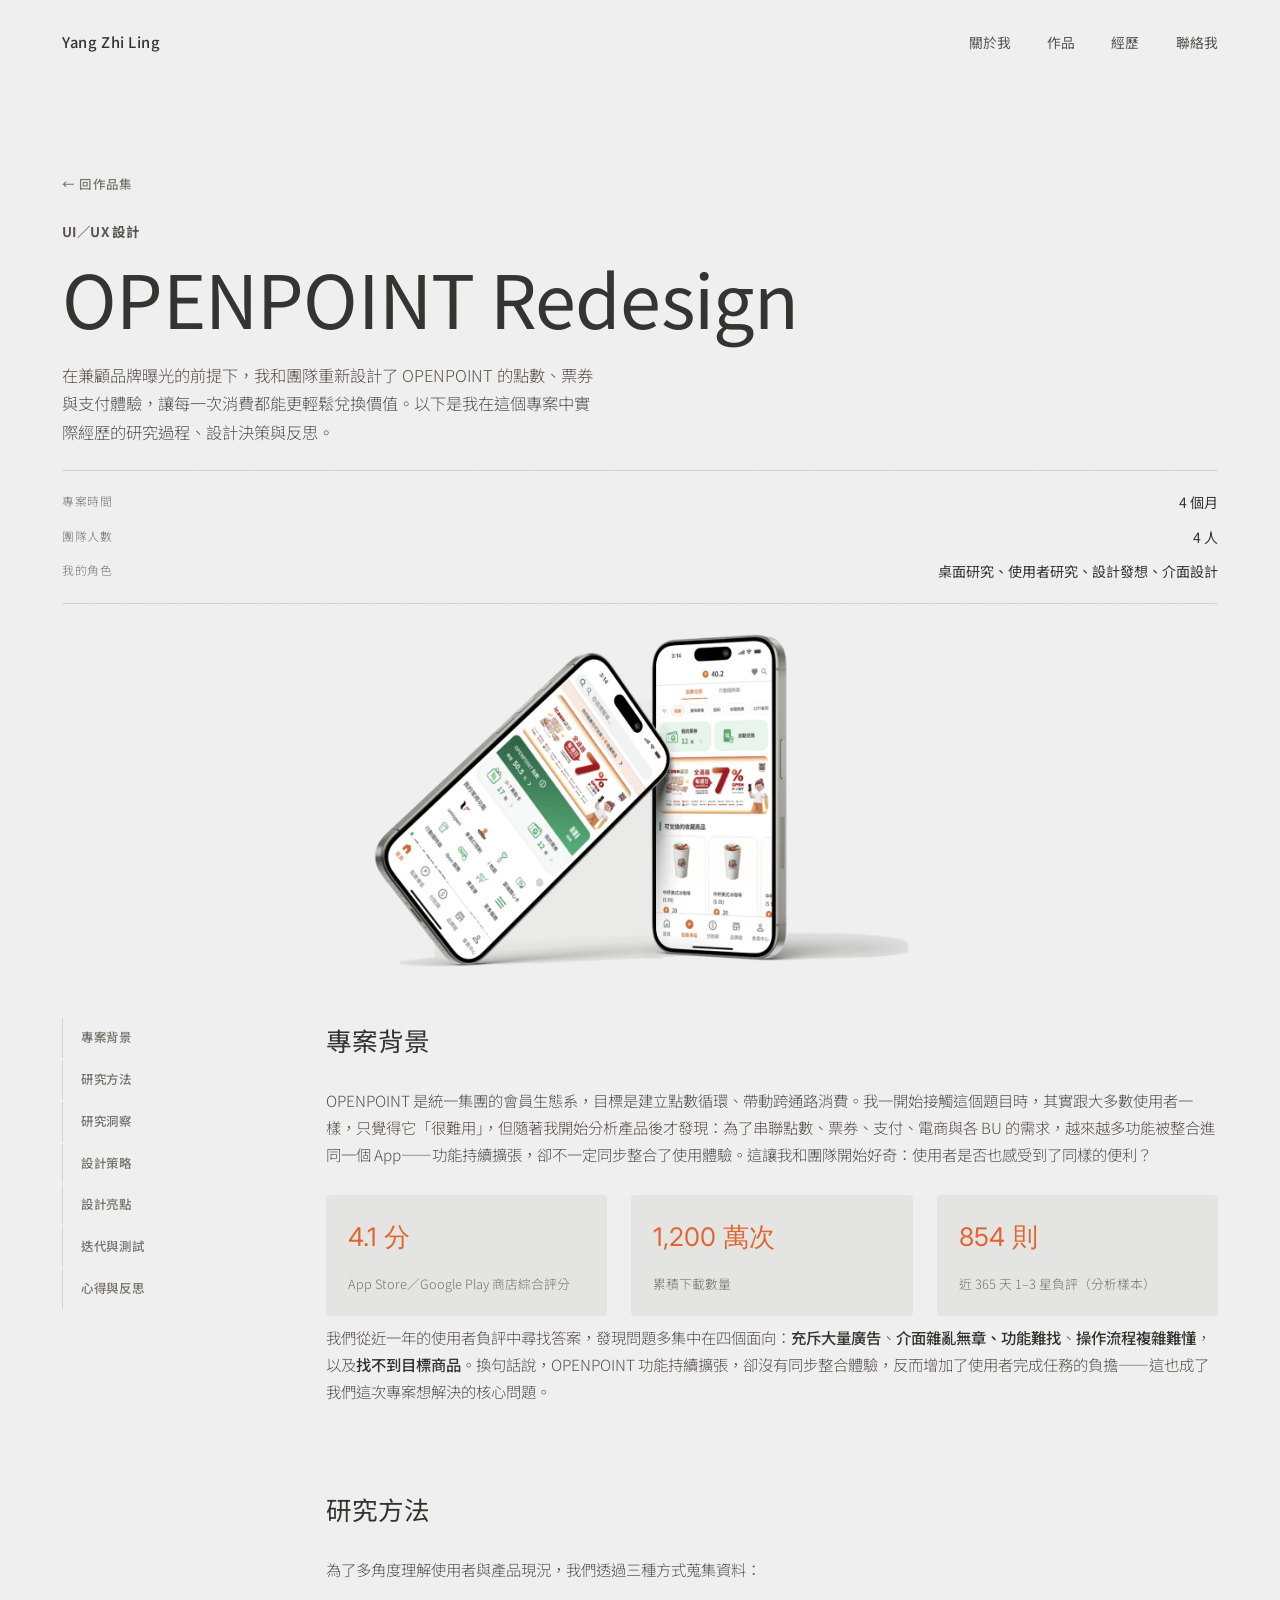
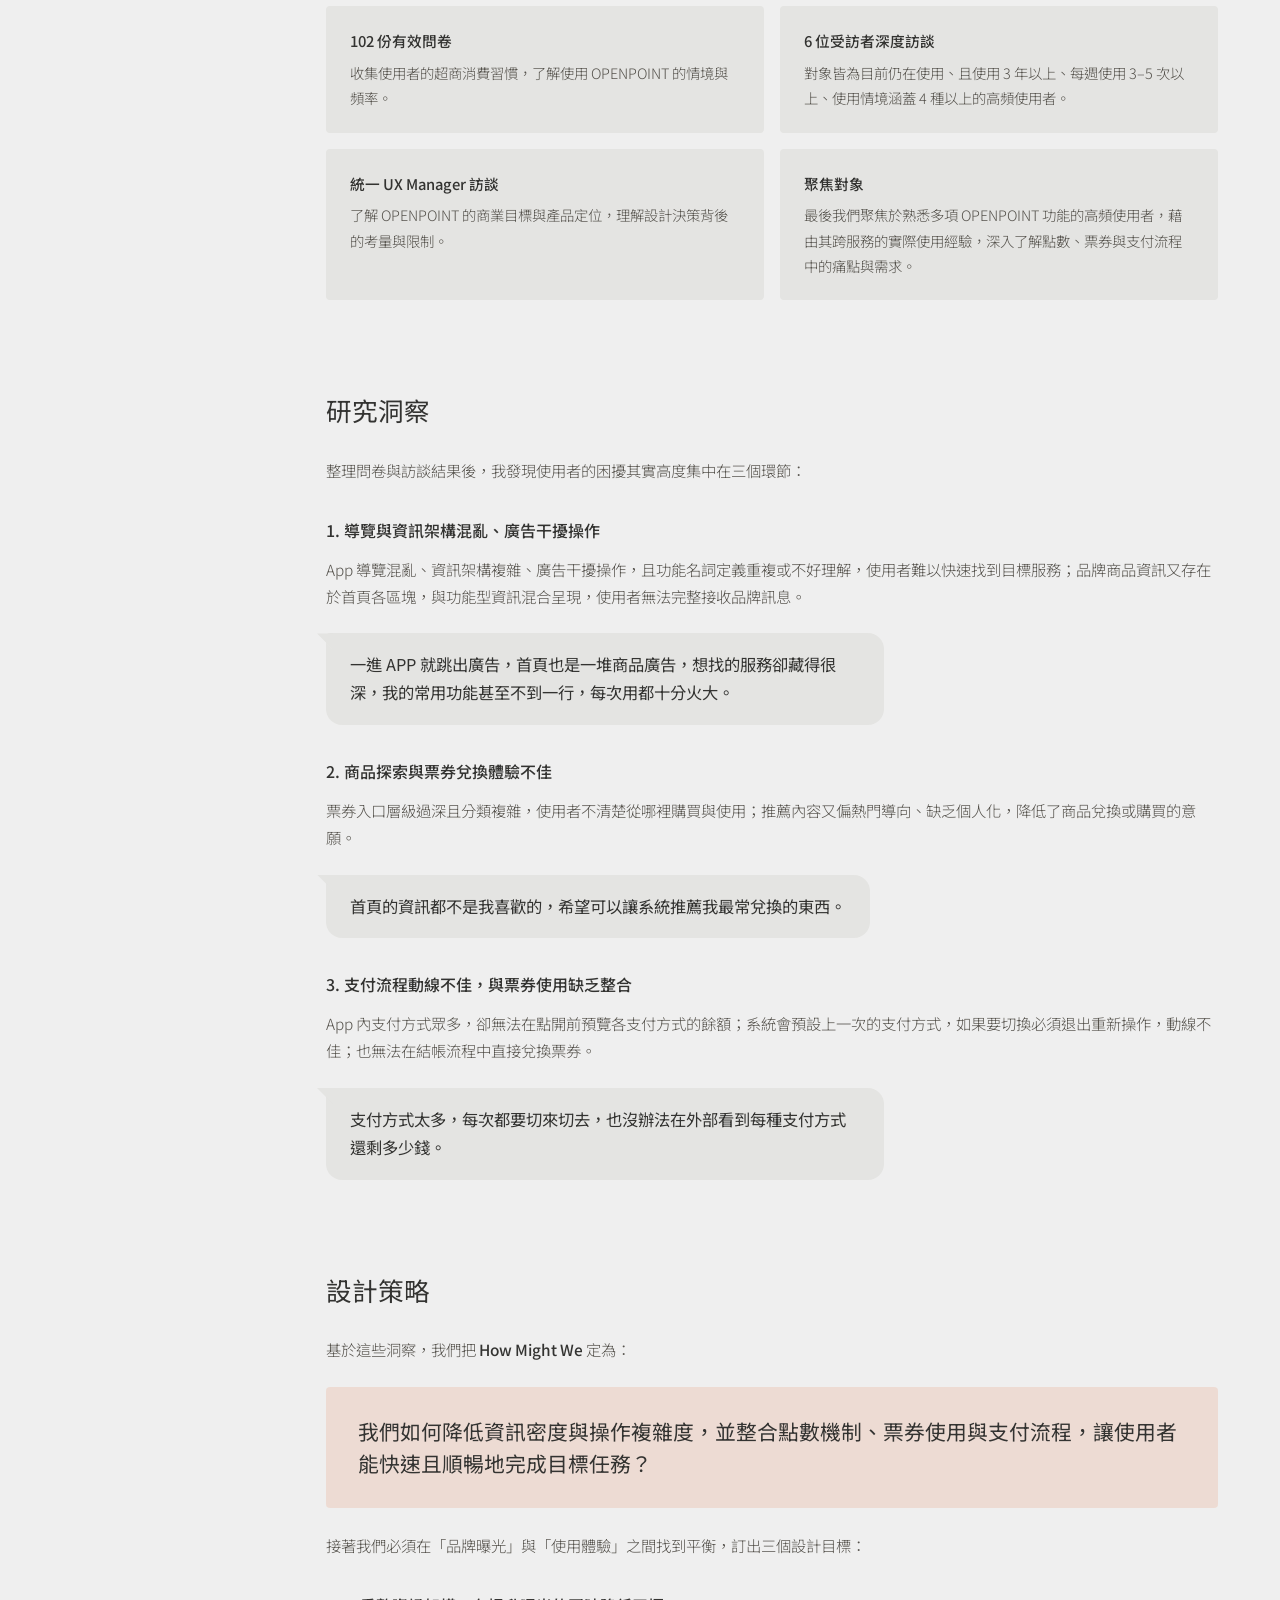
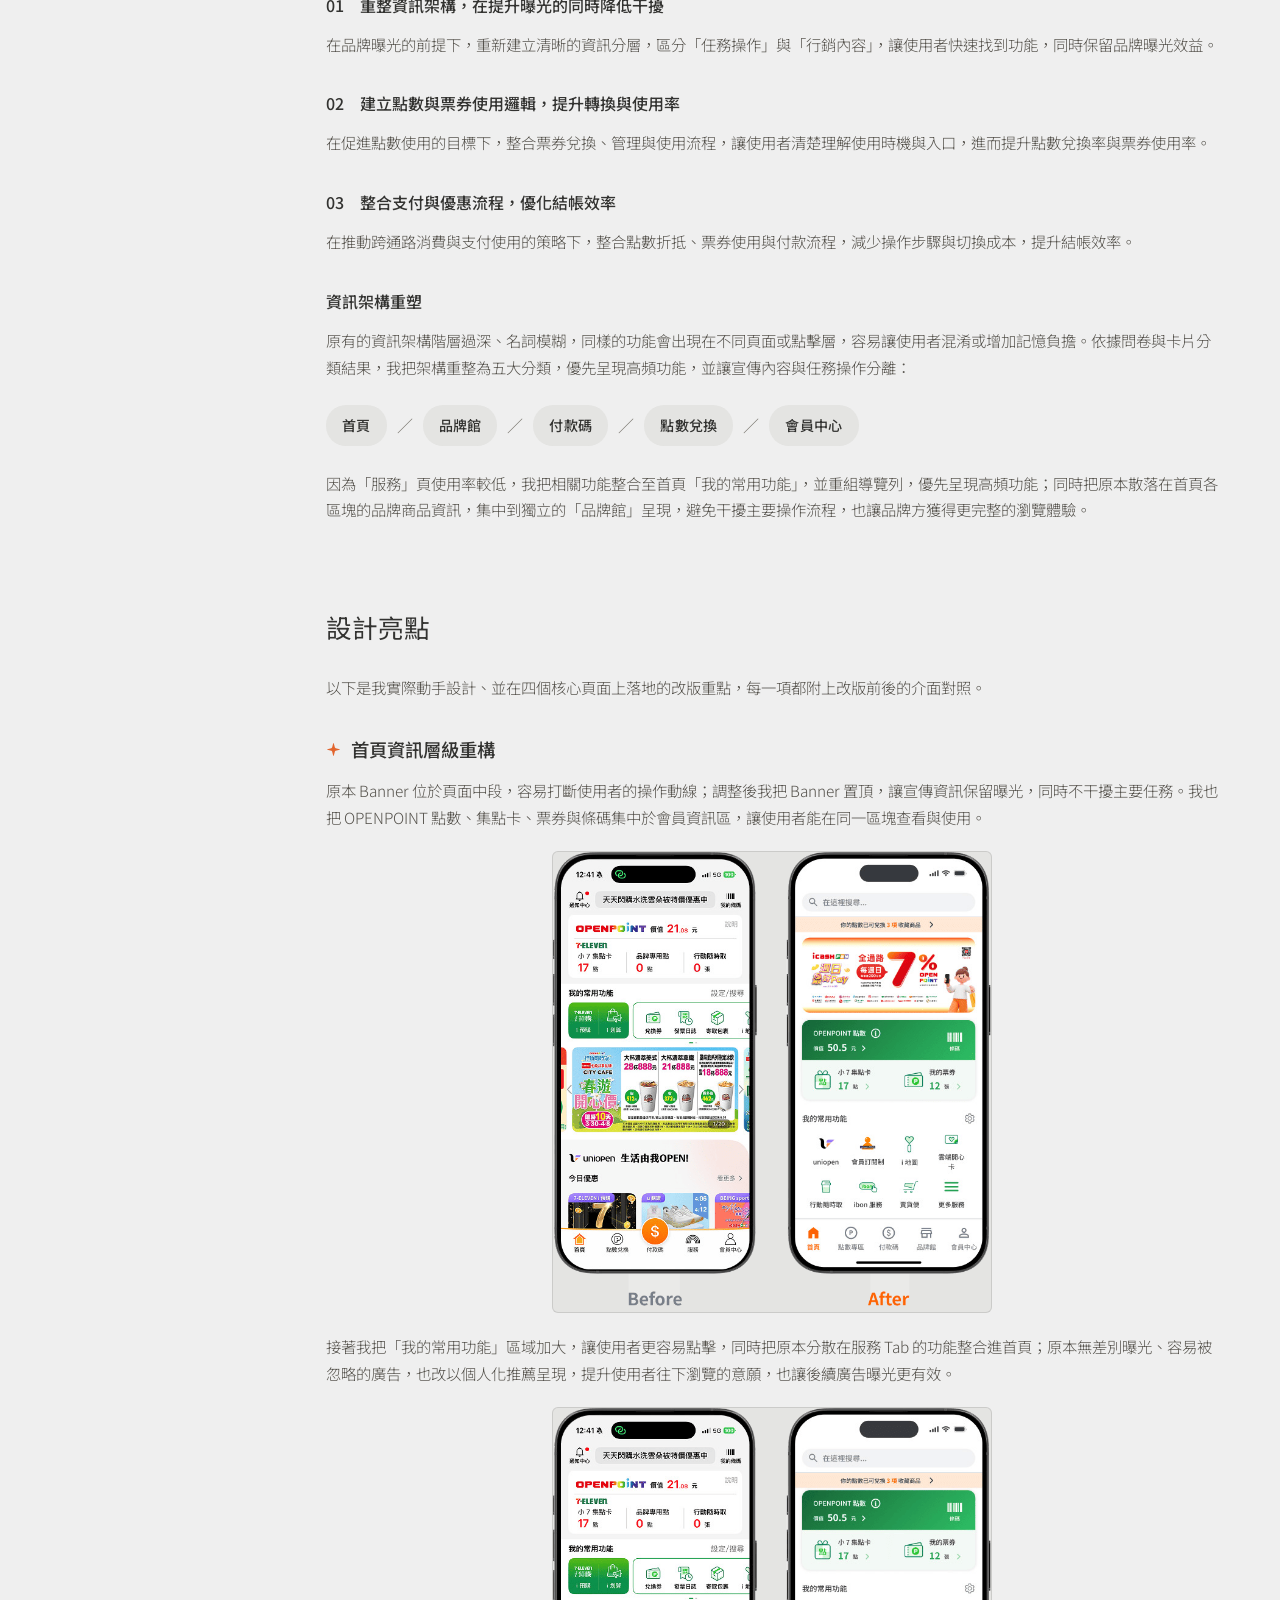
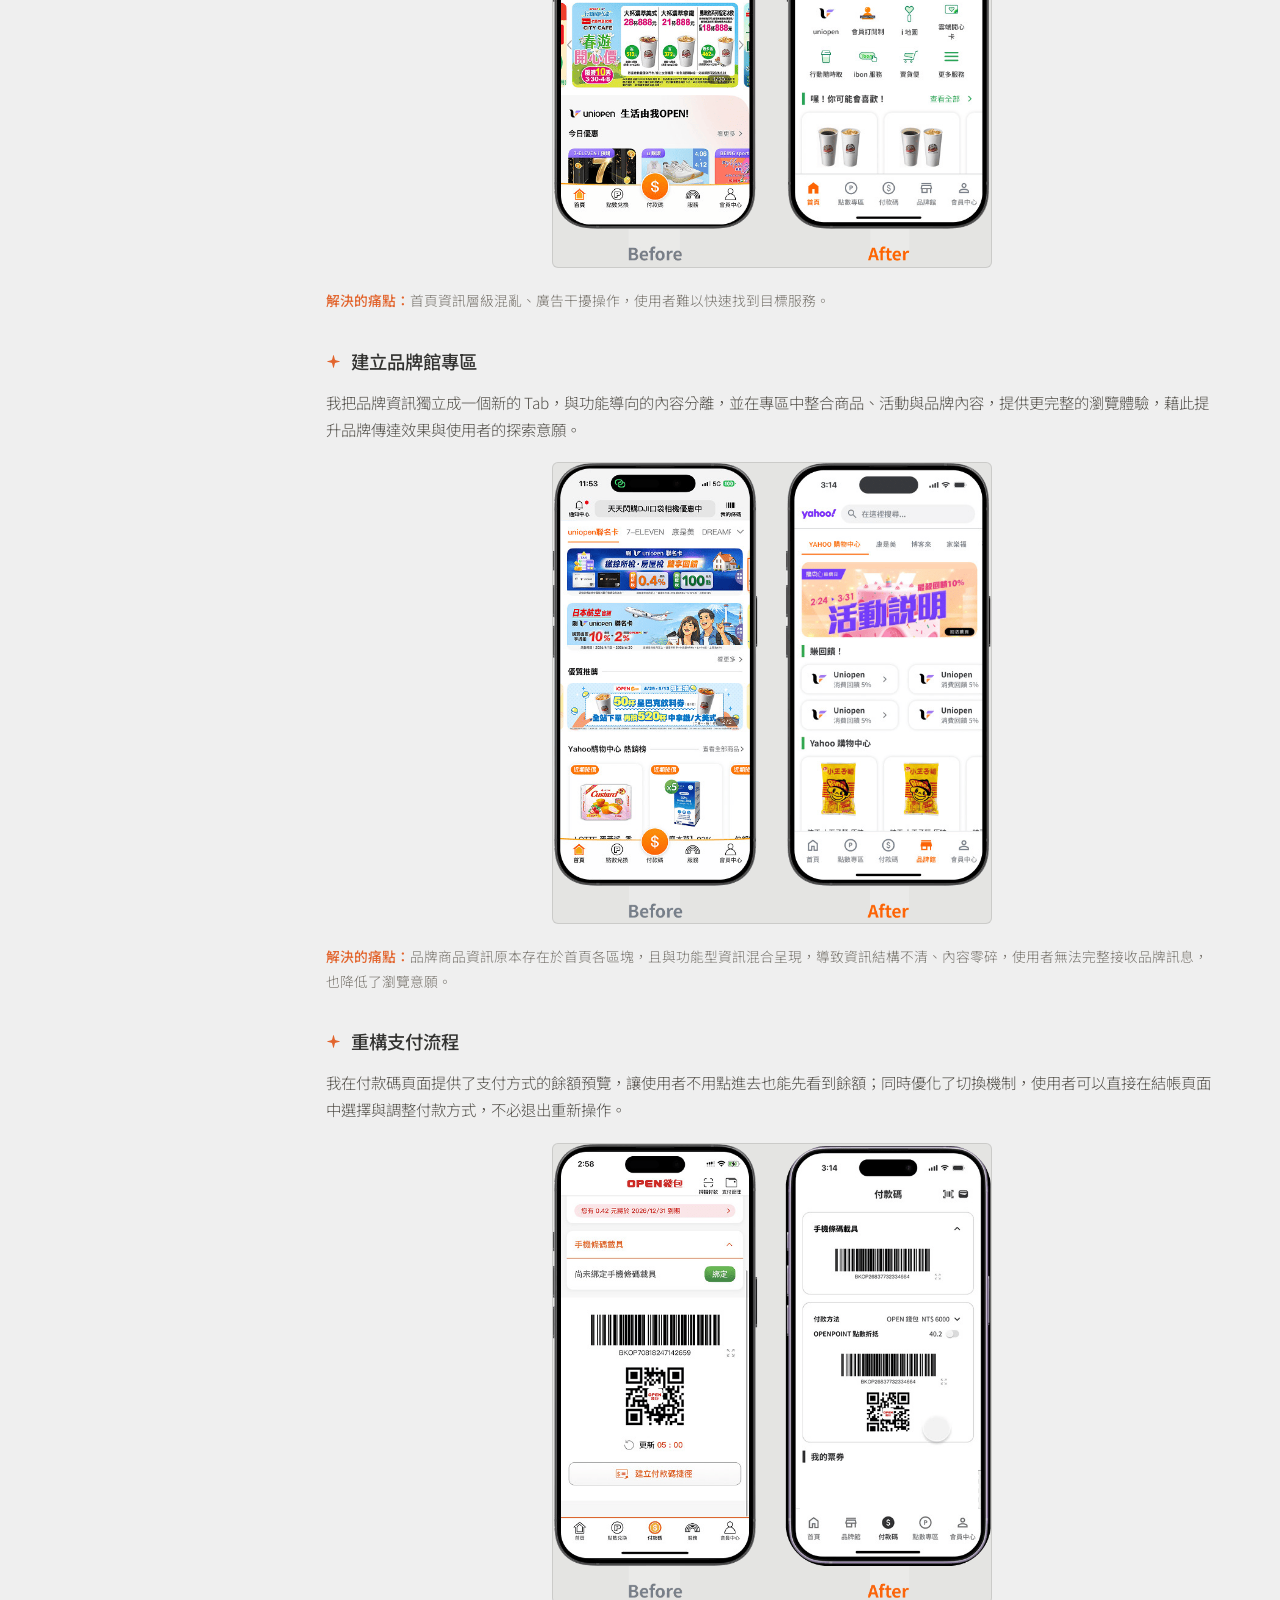
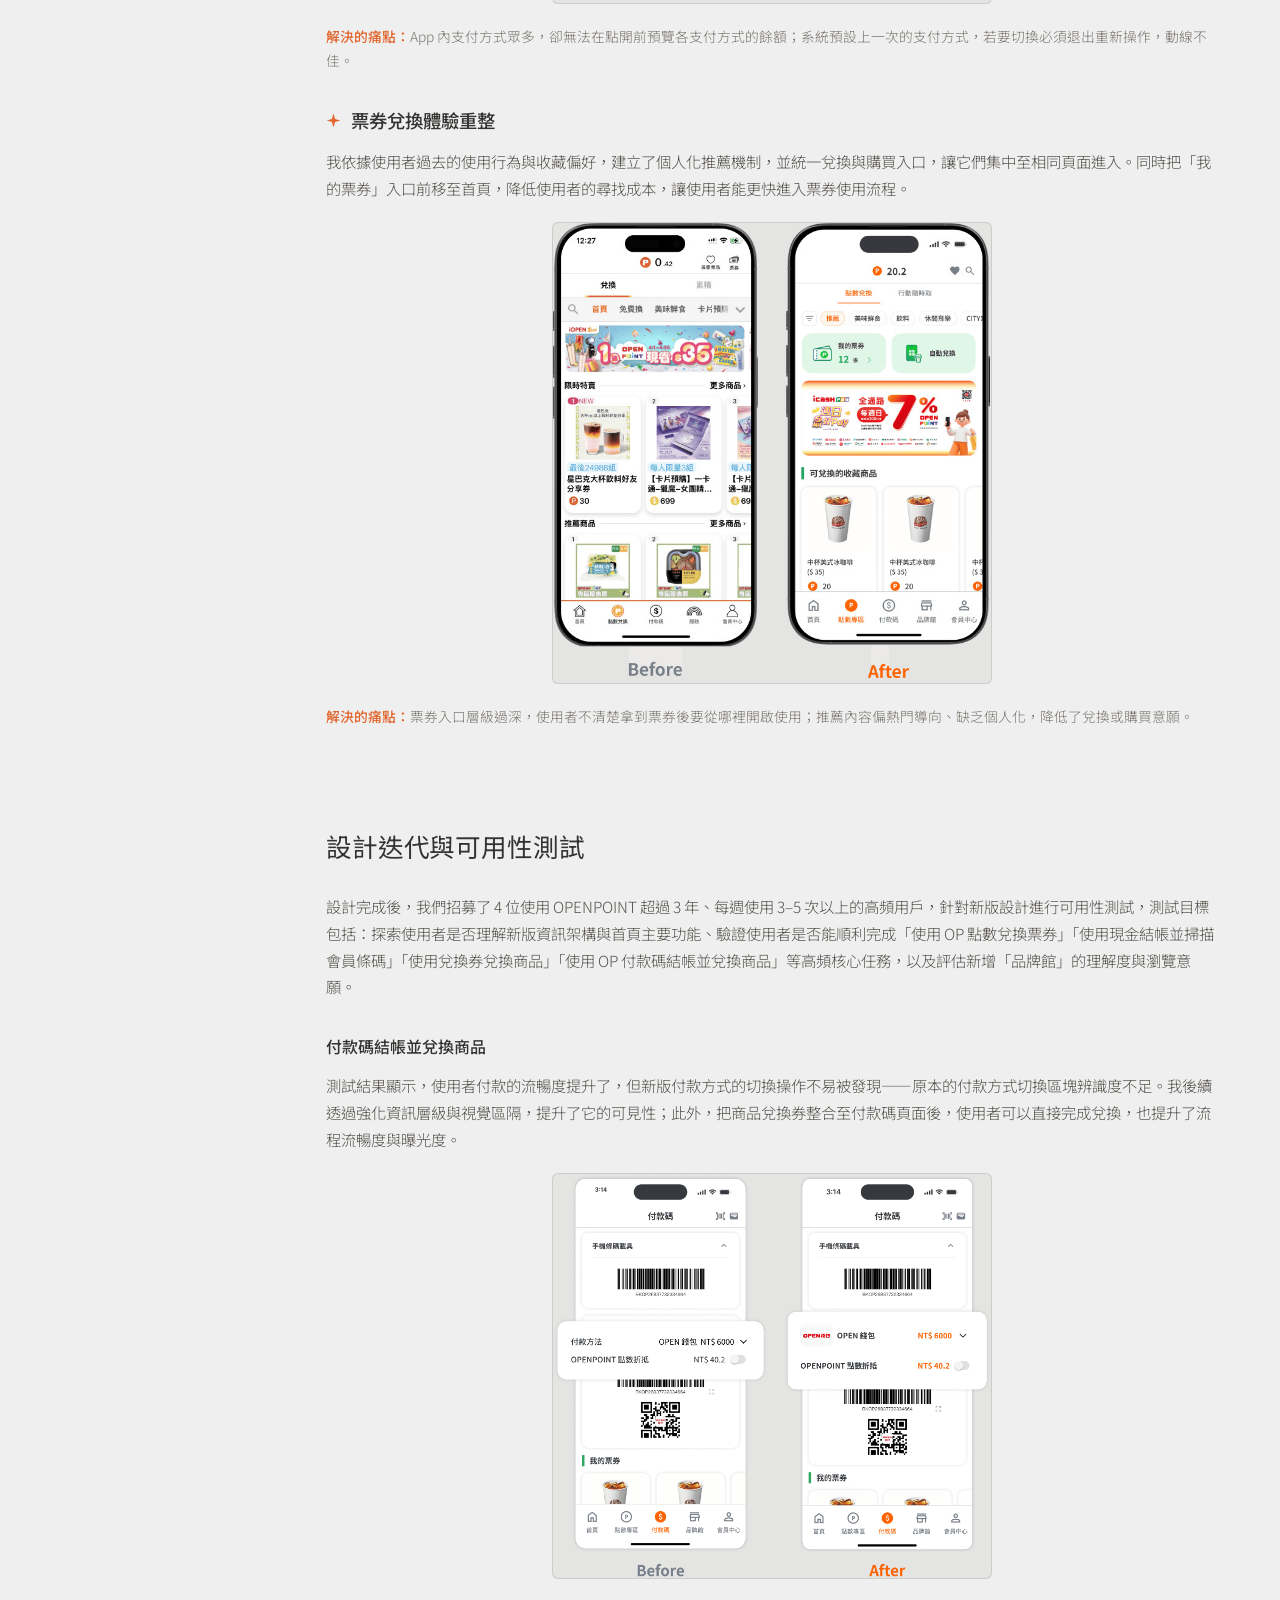
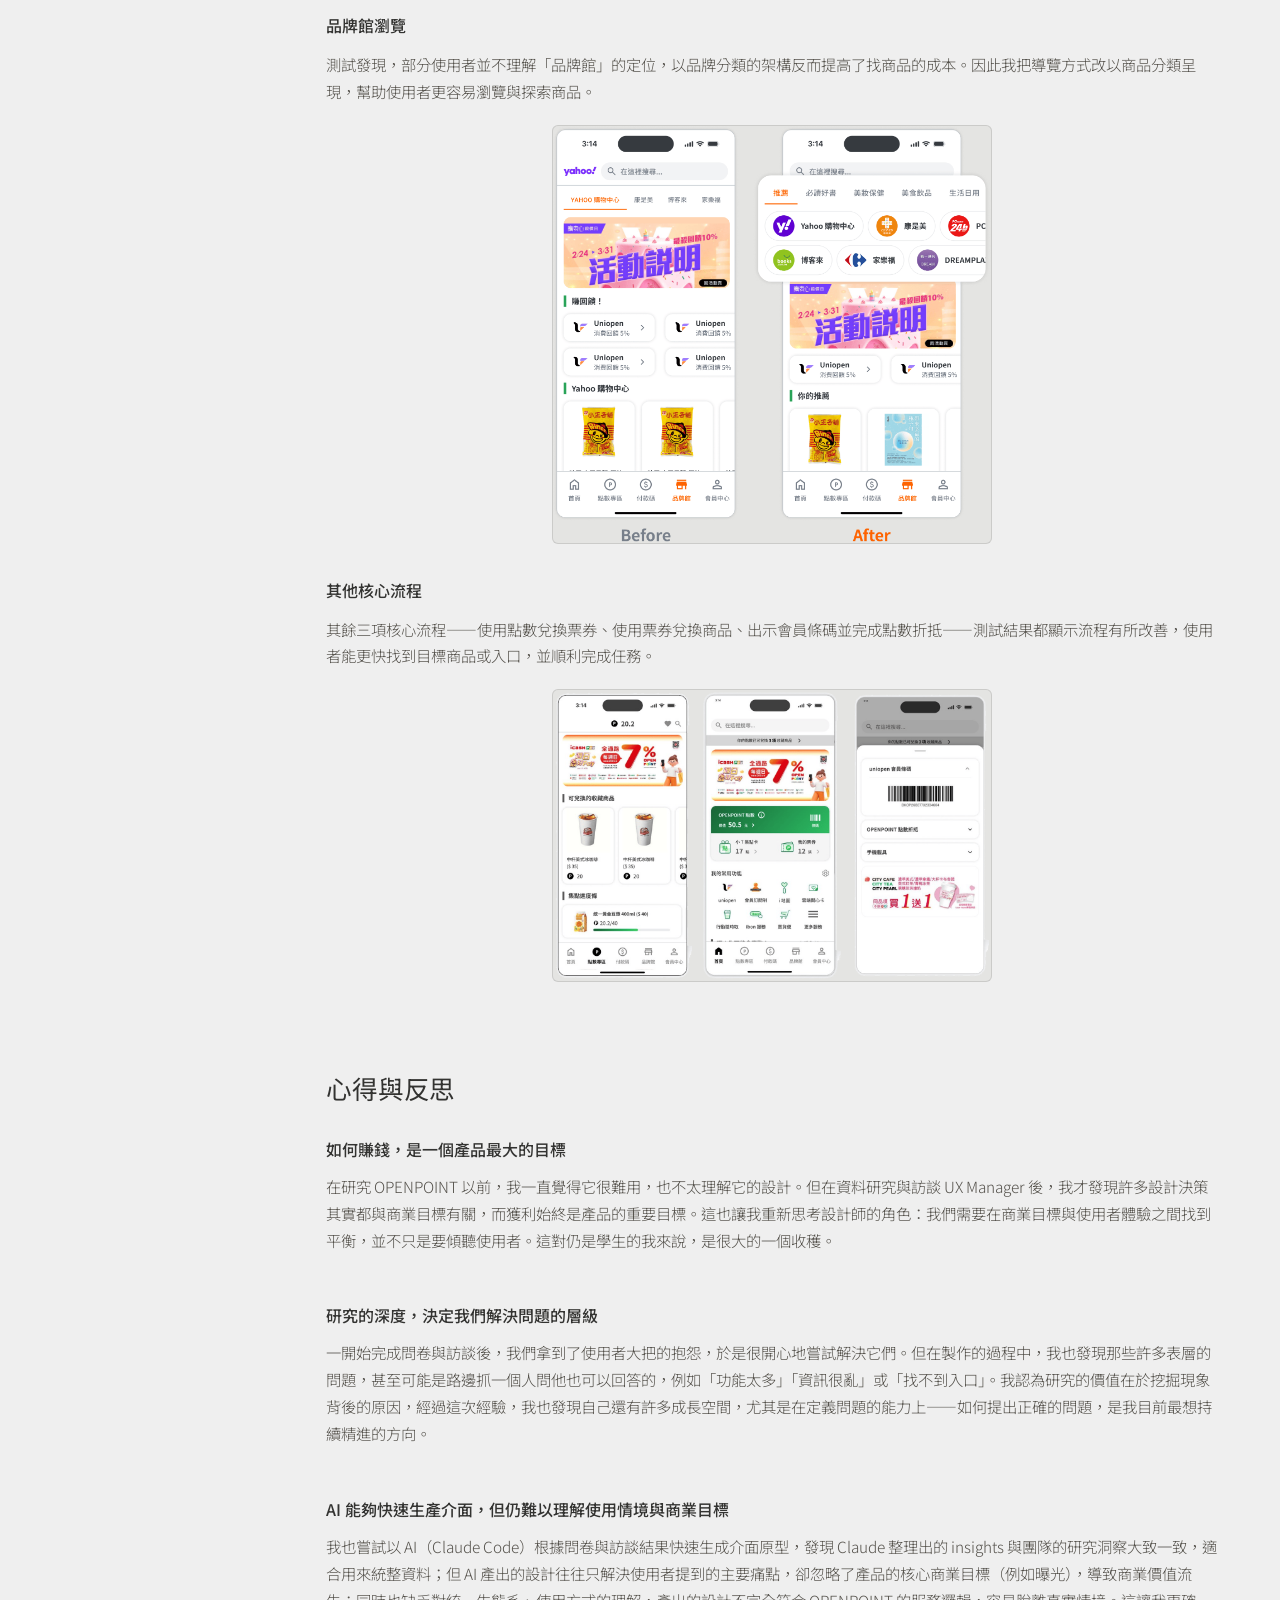
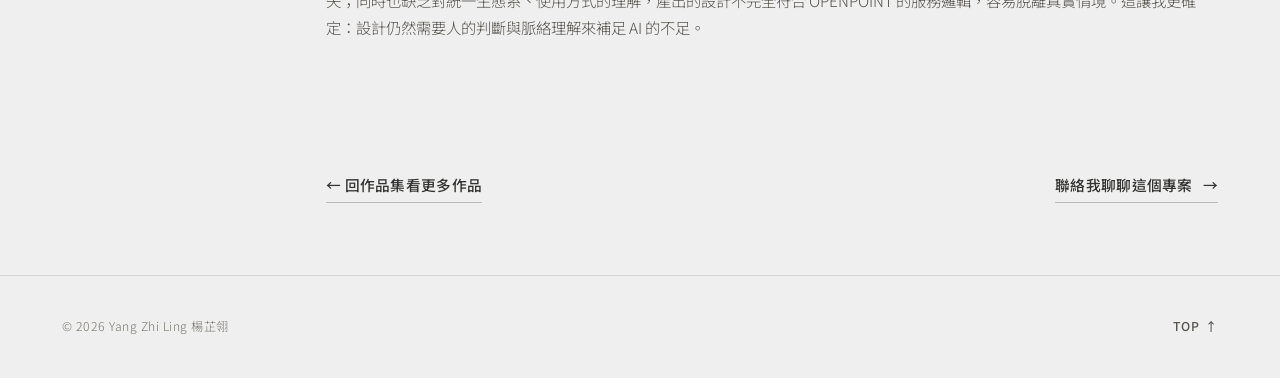
<file: openpoint.html>
<!DOCTYPE html>
<html lang="zh-Hant">
<head>
<meta charset="UTF-8">
<meta name="viewport" content="width=device-width, initial-scale=1.0">
<title>OPENPOINT Redesign｜楊芷翎 Yang Zhi Ling</title>
<meta name="description" content="OPENPOINT Redesign 完整案例研究 — 楊芷翎的研究過程、設計決策與可用性測試反思。">
<link rel="icon" type="image/svg+xml" href="assets/favicon.svg">
<link rel="preconnect" href="https://fonts.googleapis.com">
<link rel="preconnect" href="https://fonts.gstatic.com" crossorigin>
<link href="https://fonts.googleapis.com/css2?family=Inter:wght@300;400;500;600;700&family=Noto+Sans+TC:wght@300;400;500;600;700&display=swap" rel="stylesheet">
<link rel="stylesheet" href="css/style.css?v=1789027204">
<style>
  .project-hero{
    padding: 168px 0 0;
  }
  .back-link{
    display: inline-flex;
    align-items: center;
    gap: 8px;
    color: var(--ink-faint);
    font-size: .78rem;
    font-weight: 500;
    letter-spacing: .1em;
    text-transform: uppercase;
    margin-bottom: 24px;
    transition: color .2s ease;
  }
  .back-link:hover{ color: var(--accent); }
  .project-head{ max-width: none; margin-bottom: 0; }
  .project-hero h1{
    font-size: clamp(2.4rem, 6vw, 4.6rem);
    font-weight: 400;
    letter-spacing: -.01em;
    margin: 16px 0 24px;
    line-height: 1.05;
  }
  .project-lede{
    font-size: 1.02rem;
    color: var(--ink-soft);
    max-width: 60ch;
    margin: 0 0 24px;
  }
  .project-hero-img{
    margin-top: 0;
  }
  .project-hero-img .wrap{ max-width: 600px; }
  .project-hero-img img{ filter: grayscale(.4); border-radius: 8px; }
  .project-body{ padding: 48px 0 72px; }
  .project-grid{
    display: grid;
    grid-template-columns: 200px 1fr;
    gap: 64px;
  }
  .project-toc{
    position: sticky;
    top: 110px;
    align-self: start;
    display: flex;
    flex-direction: column;
    gap: 2px;
  }
  .project-toc a{
    padding: 9px 0;
    font-size: .78rem;
    font-weight: 500;
    letter-spacing: .06em;
    color: var(--ink-faint);
    border-left: 1px solid var(--line);
    padding-left: 18px;
    transition: color .2s ease, border-color .2s ease;
  }
  .project-toc a:hover{ color: var(--ink-soft); }
  .project-toc a.active{ color: var(--accent); border-left-color: var(--accent); }

  .story-section{
    padding-bottom: 32px;
    margin-bottom: 32px;
  }
  .story-section:last-child{ margin-bottom: 0; padding-bottom: 0; }
  .story-section h2{
    font-size: 1.6rem;
    font-weight: 400;
    margin: 0 0 24px;
    letter-spacing: -.005em;
  }
  .story-section h3{
    font-size: 1rem;
    font-weight: 500;
    margin: 32px 0 12px;
    color: var(--ink);
  }
  .story-section p{ color: var(--ink-soft); font-size: .96rem; margin: 0 0 18px; }
  .story-section strong{ color: var(--ink); font-weight: 500; }

  .stat-row{ display: grid; grid-template-columns: repeat(3, 1fr); gap: 24px; margin: 28px 0 8px; }
  .stat-card{ background: var(--bg-raised); padding: 20px 22px; border-radius: 4px; }
  .stat-card strong{ display: block; font-family: 'Inter', sans-serif; font-size: 1.6rem; font-weight: 400; color: var(--accent); margin-bottom: 8px; }
  .stat-card span{ font-size: .8rem; color: var(--ink-faint); }

  .pain-grid{ display: grid; grid-template-columns: repeat(2, 1fr); gap: 16px; margin: 24px 0; }
  .pain-card{ background: var(--bg-raised); padding: 22px 24px; border-radius: 4px; font-size: .9rem; color: var(--ink-soft); }
  .pain-card strong{ display: block; color: var(--ink); margin-bottom: 6px; font-size: .92rem; font-weight: 500; }

  .quote-block{ margin: 24px 0; display: flex; }
  .quote-bubble{
    position: relative;
    background: var(--bg-raised);
    border-radius: 4px 16px 16px 16px;
    padding: 18px 24px;
    max-width: 62ch;
  }
  .quote-bubble::before{
    content: '';
    position: absolute;
    top: 0; left: -9px;
    width: 16px; height: 16px;
    background: var(--bg-raised);
    clip-path: polygon(100% 0, 100% 100%, 0 0);
  }
  .quote-bubble p{ color: var(--ink); font-size: 1.02rem; font-weight: 400; line-height: 1.7; margin: 0; font-style: normal; }

  .hmw-block{
    background: var(--accent-soft);
    border-radius: 4px;
    padding: 28px 32px;
    margin: 24px 0;
    font-size: 1.3rem;
    font-weight: 400;
    line-height: 1.55;
    color: var(--ink);
  }

  .highlight-block{ margin: 32px 0; }
  .highlight-block h3{
    font-size: 1.15rem;
    font-weight: 500;
    display: flex;
    align-items: baseline;
    gap: 10px;
    color: var(--ink);
  }
  .highlight-block h3::before{
    content: '';
    width: .8em;
    height: .8em;
    flex: none;
    background-color: var(--accent);
    -webkit-mask: url("data:image/svg+xml;utf8,<svg xmlns='http://www.w3.org/2000/svg' viewBox='0 0 24 24'><path d='M9.937 15.5A2 2 0 0 0 8.5 14.063l-6.135-1.582a.5.5 0 0 1 0-.962L8.5 9.936A2 2 0 0 0 9.937 8.5l1.582-6.135a.5.5 0 0 1 .963 0L14.063 8.5A2 2 0 0 0 15.5 9.937l6.135 1.581a.5.5 0 0 1 0 .964L15.5 14.063a2 2 0 0 0-1.437 1.437l-1.582 6.135a.5.5 0 0 1-.963 0z'/></svg>") center / contain no-repeat;
    mask: url("data:image/svg+xml;utf8,<svg xmlns='http://www.w3.org/2000/svg' viewBox='0 0 24 24'><path d='M9.937 15.5A2 2 0 0 0 8.5 14.063l-6.135-1.582a.5.5 0 0 1 0-.962L8.5 9.936A2 2 0 0 0 9.937 8.5l1.582-6.135a.5.5 0 0 1 .963 0L14.063 8.5A2 2 0 0 0 15.5 9.937l6.135 1.581a.5.5 0 0 1 0 .964L15.5 14.063a2 2 0 0 0-1.437 1.437l-1.582 6.135a.5.5 0 0 1-.963 0z'/></svg>") center / contain no-repeat;
  }
  .before-after{ border: 1px solid var(--line); overflow: hidden; margin: 20px auto; background: var(--bg-raised); max-width: 440px; border-radius: 6px; }
  .before-after img{ width: 100%; display: block; }
  .highlight-pain{
    font-size: .86rem;
    color: var(--ink-faint);
    margin-top: 16px;
  }
  .highlight-pain strong{ color: var(--accent); font-weight: 500; }

  .ia-flow{ display: flex; flex-wrap: wrap; align-items: center; gap: 10px; margin: 24px 0; }
  .ia-pill{ font-size: .88rem; font-weight: 500; letter-spacing: .02em; padding: 8px 16px; background: var(--bg-raised); border-radius: 20px; }
  .ia-arrow{ color: var(--ink-faint); }

  .reflect-list{ list-style: none; padding: 0; margin: 0; display: flex; flex-direction: column; gap: 8px; }
  .reflect-list li{ padding: 20px 0; }
  .reflect-list li:first-child{ padding-top: 0; }
  .reflect-list strong{ display: block; margin-bottom: 10px; font-size: 1rem; font-weight: 500; color: var(--ink); }
  .reflect-list p{ margin: 0; }

  .project-nav-cta{
    display: flex; justify-content: space-between; align-items: center;
    flex-wrap: wrap; gap: 20px; padding-top: 48px;
  }

  @media (max-width: 920px){
    .project-grid{ grid-template-columns: 1fr; gap: 32px; }
    .project-toc{
      position: static;
      flex-direction: row;
      flex-wrap: wrap;
      gap: 6px 18px;
    }
    .project-toc a{ border-left: none; border-bottom: 2px solid var(--line); padding: 4px 0; }
    .stat-row{ grid-template-columns: 1fr; }
    .pain-grid{ grid-template-columns: 1fr; }
  }
</style>
</head>
<body>

<div class="grain" aria-hidden="true"></div>
<a class="skip-link" href="#main">跳到主要內容</a>

<header class="site-header" id="siteHeader">
  <div class="wrap header-inner">
    <a href="index.html" class="brand">Yang Zhi Ling</a>
    <nav class="main-nav" id="mainNav">
      <a href="index.html#about">關於我</a>
      <a href="index.html#work">作品</a>
      <a href="index.html#experience">經歷</a>
      <a href="index.html#contact">聯絡我</a>
    </nav>
    <button class="nav-toggle" id="navToggle" aria-label="開啟選單" aria-expanded="false">
      <span></span><span></span><span></span>
    </button>
  </div>
</header>

<main id="main">

  <section class="project-hero">
    <div class="wrap">
      <a href="index.html#work" class="back-link">← 回作品集</a>
      <div class="section-head project-head">
        <p class="kicker">UI／UX 設計</p>
        <h1>OPENPOINT Redesign</h1>
      </div>
      <p class="project-lede">在兼顧品牌曝光的前提下，我和團隊重新設計了 OPENPOINT 的點數、票券與支付體驗，讓每一次消費都能更輕鬆兌換價值。以下是我在這個專案中實際經歷的研究過程、設計決策與反思。</p>

      <div class="case-meta">
        <div><span>專案時間</span><strong>4 個月</strong></div>
        <div><span>團隊人數</span><strong>4 人</strong></div>
        <div><span>我的角色</span><strong>桌面研究、使用者研究、設計發想、介面設計</strong></div>
      </div>
    </div>
    <div class="project-hero-img">
      <div class="wrap">
        <img src="assets/openpoint-hero.png" alt="OPENPOINT App 改版前後介面比較" loading="eager">
      </div>
    </div>
  </section>

  <section class="project-body">
    <div class="wrap project-grid">

      <nav class="project-toc" aria-label="文章導覽">
        <a href="#background">專案背景</a>
        <a href="#research">研究方法</a>
        <a href="#insight">研究洞察</a>
        <a href="#strategy">設計策略</a>
        <a href="#highlights">設計亮點</a>
        <a href="#testing">迭代與測試</a>
        <a href="#reflection">心得與反思</a>
      </nav>

      <div class="story-content">

        <section class="story-section" id="background">
          <h2>專案背景</h2>
          <p>OPENPOINT 是統一集團的會員生態系，目標是建立點數循環、帶動跨通路消費。我一開始接觸這個題目時，其實跟大多數使用者一樣，只覺得它「很難用」，但隨著我開始分析產品後才發現：為了串聯點數、票券、支付、電商與各 BU 的需求，越來越多功能被整合進同一個 App——功能持續擴張，卻不一定同步整合了使用體驗。這讓我和團隊開始好奇：使用者是否也感受到了同樣的便利？</p>

          <div class="stat-row">
            <div class="stat-card"><strong>4.1 分</strong><span>App Store／Google Play 商店綜合評分</span></div>
            <div class="stat-card"><strong>1,200 萬次</strong><span>累積下載數量</span></div>
            <div class="stat-card"><strong>854 則</strong><span>近 365 天 1–3 星負評（分析樣本）</span></div>
          </div>

          <p>我們從近一年的使用者負評中尋找答案，發現問題多集中在四個面向：<strong>充斥大量廣告</strong>、<strong>介面雜亂無章、功能難找</strong>、<strong>操作流程複雜難懂</strong>，以及<strong>找不到目標商品</strong>。換句話說，OPENPOINT 功能持續擴張，卻沒有同步整合體驗，反而增加了使用者完成任務的負擔——這也成了我們這次專案想解決的核心問題。</p>
        </section>

        <section class="story-section" id="research">
          <h2>研究方法</h2>
          <p>為了多角度理解使用者與產品現況，我們透過三種方式蒐集資料：</p>
          <div class="pain-grid">
            <div class="pain-card"><strong>102 份有效問卷</strong>收集使用者的超商消費習慣，了解使用 OPENPOINT 的情境與頻率。</div>
            <div class="pain-card"><strong>6 位受訪者深度訪談</strong>對象皆為目前仍在使用、且使用 3 年以上、每週使用 3–5 次以上、使用情境涵蓋 4 種以上的高頻使用者。</div>
            <div class="pain-card"><strong>統一 UX Manager 訪談</strong>了解 OPENPOINT 的商業目標與產品定位，理解設計決策背後的考量與限制。</div>
            <div class="pain-card"><strong>聚焦對象</strong>最後我們聚焦於熟悉多項 OPENPOINT 功能的高頻使用者，藉由其跨服務的實際使用經驗，深入了解點數、票券與支付流程中的痛點與需求。</div>
          </div>
        </section>

        <section class="story-section" id="insight">
          <h2>研究洞察</h2>
          <p>整理問卷與訪談結果後，我發現使用者的困擾其實高度集中在三個環節：</p>

          <h3>1. 導覽與資訊架構混亂、廣告干擾操作</h3>
          <p>App 導覽混亂、資訊架構複雜、廣告干擾操作，且功能名詞定義重複或不好理解，使用者難以快速找到目標服務；品牌商品資訊又存在於首頁各區塊，與功能型資訊混合呈現，使用者無法完整接收品牌訊息。</p>
          <div class="quote-block">
            <div class="quote-bubble">
              <p>一進 APP 就跳出廣告，首頁也是一堆商品廣告，想找的服務卻藏得很深，我的常用功能甚至不到一行，每次用都十分火大。</p>
            </div>
          </div>

          <h3>2. 商品探索與票券兌換體驗不佳</h3>
          <p>票券入口層級過深且分類複雜，使用者不清楚從哪裡購買與使用；推薦內容又偏熱門導向、缺乏個人化，降低了商品兌換或購買的意願。</p>
          <div class="quote-block">
            <div class="quote-bubble">
              <p>首頁的資訊都不是我喜歡的，希望可以讓系統推薦我最常兌換的東西。</p>
            </div>
          </div>

          <h3>3. 支付流程動線不佳，與票券使用缺乏整合</h3>
          <p>App 內支付方式眾多，卻無法在點開前預覽各支付方式的餘額；系統會預設上一次的支付方式，如果要切換必須退出重新操作，動線不佳；也無法在結帳流程中直接兌換票券。</p>
          <div class="quote-block">
            <div class="quote-bubble">
              <p>支付方式太多，每次都要切來切去，也沒辦法在外部看到每種支付方式還剩多少錢。</p>
            </div>
          </div>
        </section>

        <section class="story-section" id="strategy">
          <h2>設計策略</h2>
          <p>基於這些洞察，我們把 <strong>How Might We</strong> 定為：</p>
          <div class="hmw-block">我們如何降低資訊密度與操作複雜度，並整合點數機制、票券使用與支付流程，讓使用者能快速且順暢地完成目標任務？</div>

          <p>接著我們必須在「品牌曝光」與「使用體驗」之間找到平衡，訂出三個設計目標：</p>
          <h3>01　重整資訊架構，在提升曝光的同時降低干擾</h3>
          <p>在品牌曝光的前提下，重新建立清晰的資訊分層，區分「任務操作」與「行銷內容」，讓使用者快速找到功能，同時保留品牌曝光效益。</p>
          <h3>02　建立點數與票券使用邏輯，提升轉換與使用率</h3>
          <p>在促進點數使用的目標下，整合票券兌換、管理與使用流程，讓使用者清楚理解使用時機與入口，進而提升點數兌換率與票券使用率。</p>
          <h3>03　整合支付與優惠流程，優化結帳效率</h3>
          <p>在推動跨通路消費與支付使用的策略下，整合點數折抵、票券使用與付款流程，減少操作步驟與切換成本，提升結帳效率。</p>

          <h3>資訊架構重塑</h3>
          <p>原有的資訊架構階層過深、名詞模糊，同樣的功能會出現在不同頁面或點擊層，容易讓使用者混淆或增加記憶負擔。依據問卷與卡片分類結果，我把架構重整為五大分類，優先呈現高頻功能，並讓宣傳內容與任務操作分離：</p>
          <div class="ia-flow">
            <span class="ia-pill">首頁</span><span class="ia-arrow">／</span>
            <span class="ia-pill">品牌館</span><span class="ia-arrow">／</span>
            <span class="ia-pill">付款碼</span><span class="ia-arrow">／</span>
            <span class="ia-pill">點數兌換</span><span class="ia-arrow">／</span>
            <span class="ia-pill">會員中心</span>
          </div>
          <p>因為「服務」頁使用率較低，我把相關功能整合至首頁「我的常用功能」，並重組導覽列，優先呈現高頻功能；同時把原本散落在首頁各區塊的品牌商品資訊，集中到獨立的「品牌館」呈現，避免干擾主要操作流程，也讓品牌方獲得更完整的瀏覽體驗。</p>
        </section>

        <section class="story-section" id="highlights">
          <h2>設計亮點</h2>
          <p>以下是我實際動手設計、並在四個核心頁面上落地的改版重點，每一項都附上改版前後的介面對照。</p>

          <div class="highlight-block">
            <h3>首頁資訊層級重構</h3>
            <p>原本 Banner 位於頁面中段，容易打斷使用者的操作動線；調整後我把 Banner 置頂，讓宣傳資訊保留曝光，同時不干擾主要任務。我也把 OPENPOINT 點數、集點卡、票券與條碼集中於會員資訊區，讓使用者能在同一區塊查看與使用。</p>
            <div class="before-after">
              <img src="assets/op-home.png" alt="首頁改版前後對照：Banner 置頂、會員資訊區整合點數票券條碼" loading="lazy">
            </div>
            <p>接著我把「我的常用功能」區域加大，讓使用者更容易點擊，同時把原本分散在服務 Tab 的功能整合進首頁；原本無差別曝光、容易被忽略的廣告，也改以個人化推薦呈現，提升使用者往下瀏覽的意願，也讓後續廣告曝光更有效。</p>
            <div class="before-after">
              <img src="assets/op-home-2.png" alt="首頁改版前後對照：常用功能區加大、個人化推薦取代無差別廣告" loading="lazy">
            </div>
            <div class="highlight-pain">
              <strong>解決的痛點：</strong>首頁資訊層級混亂、廣告干擾操作，使用者難以快速找到目標服務。
            </div>
          </div>

          <div class="highlight-block">
            <h3>建立品牌館專區</h3>
            <p>我把品牌資訊獨立成一個新的 Tab，與功能導向的內容分離，並在專區中整合商品、活動與品牌內容，提供更完整的瀏覽體驗，藉此提升品牌傳達效果與使用者的探索意願。</p>
            <div class="before-after">
              <img src="assets/op-brand.png" alt="品牌館改版前後對照：品牌資訊獨立成專區" loading="lazy">
            </div>
            <div class="highlight-pain">
              <strong>解決的痛點：</strong>品牌商品資訊原本存在於首頁各區塊，且與功能型資訊混合呈現，導致資訊結構不清、內容零碎，使用者無法完整接收品牌訊息，也降低了瀏覽意願。
            </div>
          </div>

          <div class="highlight-block">
            <h3>重構支付流程</h3>
            <p>我在付款碼頁面提供了支付方式的餘額預覽，讓使用者不用點進去也能先看到餘額；同時優化了切換機制，使用者可以直接在結帳頁面中選擇與調整付款方式，不必退出重新操作。</p>
            <div class="before-after">
              <img src="assets/op-payment.png" alt="付款碼改版前後對照：支付方式餘額預覽與切換優化" loading="lazy">
            </div>
            <div class="highlight-pain">
              <strong>解決的痛點：</strong>App 內支付方式眾多，卻無法在點開前預覽各支付方式的餘額；系統預設上一次的支付方式，若要切換必須退出重新操作，動線不佳。
            </div>
          </div>

          <div class="highlight-block">
            <h3>票券兌換體驗重整</h3>
            <p>我依據使用者過去的使用行為與收藏偏好，建立了個人化推薦機制，並統一兌換與購買入口，讓它們集中至相同頁面進入。同時把「我的票券」入口前移至首頁，降低使用者的尋找成本，讓使用者能更快進入票券使用流程。</p>
            <div class="before-after">
              <img src="assets/op-ticket.png" alt="票券兌換改版前後對照：我的票券入口前移至首頁" loading="lazy">
            </div>
            <div class="highlight-pain">
              <strong>解決的痛點：</strong>票券入口層級過深，使用者不清楚拿到票券後要從哪裡開啟使用；推薦內容偏熱門導向、缺乏個人化，降低了兌換或購買意願。
            </div>
          </div>
        </section>

        <section class="story-section" id="testing">
          <h2>設計迭代與可用性測試</h2>
          <p>設計完成後，我們招募了 4 位使用 OPENPOINT 超過 3 年、每週使用 3–5 次以上的高頻用戶，針對新版設計進行可用性測試，測試目標包括：探索使用者是否理解新版資訊架構與首頁主要功能、驗證使用者是否能順利完成「使用 OP 點數兌換票券」「使用現金結帳並掃描會員條碼」「使用兌換券兌換商品」「使用 OP 付款碼結帳並兌換商品」等高頻核心任務，以及評估新增「品牌館」的理解度與瀏覽意願。</p>

          <h3>付款碼結帳並兌換商品</h3>
          <p>測試結果顯示，使用者付款的流暢度提升了，但新版付款方式的切換操作不易被發現——原本的付款方式切換區塊辨識度不足。我後續透過強化資訊層級與視覺區隔，提升了它的可見性；此外，把商品兌換券整合至付款碼頁面後，使用者可以直接完成兌換，也提升了流程流暢度與曝光度。</p>
          <div class="before-after">
            <img src="assets/op-payment-iter.png" alt="付款碼頁面迭代前後對照：強化付款方式切換區塊的視覺區隔" loading="lazy">
          </div>

          <h3>品牌館瀏覽</h3>
          <p>測試發現，部分使用者並不理解「品牌館」的定位，以品牌分類的架構反而提高了找商品的成本。因此我把導覽方式改以商品分類呈現，幫助使用者更容易瀏覽與探索商品。</p>
          <div class="before-after">
            <img src="assets/op-brand-iter.png" alt="品牌館迭代前後對照：品牌分類導覽改為商品分類導覽" loading="lazy">
          </div>

          <h3>其他核心流程</h3>
          <p>其餘三項核心流程——使用點數兌換票券、使用票券兌換商品、出示會員條碼並完成點數折抵——測試結果都顯示流程有所改善，使用者能更快找到目標商品或入口，並順利完成任務。</p>
          <div class="before-after">
            <img src="assets/op-other-flows.png" alt="其他核心流程迭代後畫面：點數兌換票券、票券兌換商品、出示會員條碼" loading="lazy">
          </div>
        </section>

        <section class="story-section" id="reflection">
          <h2>心得與反思</h2>
          <ul class="reflect-list">
            <li>
              <strong>如何賺錢，是一個產品最大的目標</strong>
              <p>在研究 OPENPOINT 以前，我一直覺得它很難用，也不太理解它的設計。但在資料研究與訪談 UX Manager 後，我才發現許多設計決策其實都與商業目標有關，而獲利始終是產品的重要目標。這也讓我重新思考設計師的角色：我們需要在商業目標與使用者體驗之間找到平衡，並不只是要傾聽使用者。這對仍是學生的我來說，是很大的一個收穫。</p>
            </li>
            <li>
              <strong>研究的深度，決定我們解決問題的層級</strong>
              <p>一開始完成問卷與訪談後，我們拿到了使用者大把的抱怨，於是很開心地嘗試解決它們。但在製作的過程中，我也發現那些許多表層的問題，甚至可能是路邊抓一個人問他也可以回答的，例如「功能太多」「資訊很亂」或「找不到入口」。我認為研究的價值在於挖掘現象背後的原因，經過這次經驗，我也發現自己還有許多成長空間，尤其是在定義問題的能力上——如何提出正確的問題，是我目前最想持續精進的方向。</p>
            </li>
            <li>
              <strong>AI 能夠快速生產介面，但仍難以理解使用情境與商業目標</strong>
              <p>我也嘗試以 AI（Claude Code）根據問卷與訪談結果快速生成介面原型，發現 Claude 整理出的 insights 與團隊的研究洞察大致一致，適合用來統整資料；但 AI 產出的設計往往只解決使用者提到的主要痛點，卻忽略了產品的核心商業目標（例如曝光），導致商業價值流失；同時也缺乏對統一生態系、使用方式的理解，產出的設計不完全符合 OPENPOINT 的服務邏輯，容易脫離真實情境。這讓我更確定：設計仍然需要人的判斷與脈絡理解來補足 AI 的不足。</p>
            </li>
          </ul>
        </section>

        <div class="project-nav-cta">
          <a href="index.html#work" class="link-arrow">← 回作品集看更多作品</a>
          <a href="index.html#contact" class="link-arrow">聯絡我聊聊這個專案 <i>→</i></a>
        </div>

      </div>
    </div>
  </section>

</main>

<footer class="site-footer">
  <div class="wrap footer-inner">
    <p>© <span id="year"></span> Yang Zhi Ling 楊芷翎</p>
    <a href="#top" class="back-top">TOP ↑</a>
  </div>
</footer>

<script src="js/main.js?v=1789027204"></script>
</body>
</html>
</file>
<file: css/style.css>
/* ===================================================
   楊芷翎 Yang Zhi Ling — Portfolio
   Editorial / gallery-inspired system
   =================================================== */

:root{
  --bg: #efefef;
  --bg-raised: #e4e4e2;
  --ink: #333331;
  --ink-soft: #55524c;
  --ink-faint: #78746d;
  --line: rgba(51,51,49,.14);
  --line-strong: rgba(51,51,49,.28);
  --accent: #e2652e;
  --accent-soft: rgba(226,101,46,.14);
  --radius-sm: 2px;
  --max: 1220px;
  --font: 'Noto Sans TC', 'Inter', sans-serif;
  --ease: cubic-bezier(.16,.8,.24,1);
}

*, *::before, *::after{ box-sizing: border-box; }

html{ scroll-behavior: smooth; }

body{
  margin: 0;
  background: var(--bg);
  color: var(--ink);
  font-family: var(--font);
  font-weight: 300;
  line-height: 1.75;
  -webkit-font-smoothing: antialiased;
  overflow-x: hidden;
  position: relative;
}

img{ max-width: 100%; display: block; border-radius: 6px; }
a{ color: inherit; text-decoration: none; }

.wrap{
  max-width: var(--max);
  margin: 0 auto;
  padding: 0 32px;
}

/* film grain overlay */
.grain{
  position: fixed;
  inset: 0;
  z-index: 200;
  pointer-events: none;
  opacity: .05;
  mix-blend-mode: overlay;
  background-image: url("data:image/svg+xml,%3Csvg xmlns='http://www.w3.org/2000/svg' width='140' height='140'%3E%3Cfilter id='n'%3E%3CfeTurbulence type='fractalNoise' baseFrequency='0.9' numOctaves='2' stitchTiles='stitch'/%3E%3C/filter%3E%3Crect width='100%25' height='100%25' filter='url(%23n)'/%3E%3C/svg%3E");
}

.skip-link{ position: absolute; left: -999px; top: auto; }
.skip-link:focus{
  left: 16px; top: 16px;
  background: var(--ink); color: var(--bg);
  padding: 10px 16px; border-radius: 4px; z-index: 999;
}

/* ---------- Header ---------- */
.site-header{
  position: fixed;
  top: 0; left: 0; right: 0;
  z-index: 100;
  background: transparent;
  border-bottom: 1px solid transparent;
  transition: border-color .4s ease, background .4s ease;
}
.site-header.scrolled{
  border-bottom-color: var(--line);
  background: rgba(239,239,239,.82);
  backdrop-filter: blur(10px);
}
.header-inner{
  display: flex;
  align-items: center;
  justify-content: space-between;
  height: 84px;
}
.brand{
  font-weight: 500;
  font-size: .92rem;
  letter-spacing: .04em;
}
.main-nav{ display: flex; gap: 36px; }
.main-nav a{
  font-size: .86rem;
  font-weight: 400;
  letter-spacing: .01em;
  color: var(--ink-soft);
  transition: color .25s ease;
  display: inline-flex;
  align-items: baseline;
}
.main-nav a:hover{ color: var(--ink); }

.nav-toggle{
  display: none;
  flex-direction: column;
  justify-content: center;
  gap: 5px;
  width: 40px; height: 40px;
  background: none;
  border: none;
  cursor: pointer;
}
.nav-toggle span{
  display: block;
  height: 1px;
  background: var(--ink);
  transition: transform .25s ease, opacity .25s ease;
}

/* ---------- Links / buttons ---------- */
.link-arrow{
  display: inline-flex;
  align-items: center;
  gap: 10px;
  font-size: .92rem;
  font-weight: 500;
  letter-spacing: .02em;
  padding-bottom: 4px;
  border-bottom: 1px solid var(--line-strong);
  transition: border-color .3s ease, gap .3s ease, color .3s ease;
}
.link-arrow i{ font-style: normal; transition: transform .3s ease; }
.link-arrow:hover{ border-color: var(--accent); color: var(--accent); gap: 14px; }
.link-arrow:hover i{ transform: translateX(2px); }
.link-arrow.lg{ font-size: 1.3rem; }

/* ---------- Hero ---------- */
.hero{
  position: relative;
  padding: 168px 0 90px;
  overflow: hidden;
}
.hero-line{
  position: absolute;
  top: 0; left: 0;
  width: 100%; height: 100%;
  pointer-events: none;
}
.hero-line path{
  fill: none;
  stroke: var(--line-strong);
  stroke-width: 1;
  stroke-dasharray: 1600;
  stroke-dashoffset: 1600;
  animation: draw 2.4s var(--ease) .3s forwards;
}
@keyframes draw{ to{ stroke-dashoffset: 0; } }

.eyebrow{
  color: var(--ink-faint);
  font-weight: 500;
  letter-spacing: .18em;
  font-size: .76rem;
  margin: 0 0 28px;
  text-transform: uppercase;
}
.hero-name{
  margin: 0 0 64px;
  font-weight: 400;
  line-height: .92;
  letter-spacing: -.01em;
}
.hero-name-zh{
  display: block;
  font-size: clamp(3.6rem, 11vw, 8.5rem);
}
.hero-name-en{
  display: block;
  font-family: 'Inter', sans-serif;
  font-weight: 300;
  font-size: clamp(1.4rem, 3.4vw, 2.4rem);
  letter-spacing: .02em;
  color: var(--ink-soft);
  margin-top: 14px;
}

.hero-row{
  display: grid;
  grid-template-columns: auto 1fr auto;
  gap: 40px;
  align-items: end;
}
.hero-photo{
  width: 108px; height: 108px;
  border-radius: 50%;
  overflow: hidden;
  border: 1px solid var(--line-strong);
  flex-shrink: 0;
}
.hero-photo img{
  width: 100%; height: 100%;
  object-fit: cover;
  object-position: center 15%;
  filter: grayscale(1) contrast(1.05);
}
.hero-desc{
  color: var(--ink-soft);
  font-size: .95rem;
  max-width: 46ch;
  margin: 0;
}
.hero-links{
  display: flex;
  flex-direction: column;
  gap: 12px;
  align-items: flex-end;
}

/* ---------- Marquee ---------- */
.marquee{
  overflow: hidden;
  padding: 20px 0;
  white-space: nowrap;
}
.marquee-track{
  display: inline-flex;
  align-items: center;
  animation: scroll-left 32s linear infinite;
}
.marquee-half{
  display: inline-flex;
  align-items: center;
  flex: none;
}
.marquee-set{
  display: inline-flex;
  align-items: center;
  flex: none;
}
.marquee-track span{
  font-size: .8rem;
  font-weight: 500;
  letter-spacing: .12em;
  color: var(--ink-faint);
  padding: 0 22px;
}
.marquee-track i{ color: var(--accent); font-style: normal; }
@keyframes scroll-left{
  from{ transform: translateX(0); }
  to{ transform: translateX(-50%); }
}

/* ---------- Sections ---------- */
.section{ padding: 68px 0; }
.section-head{
  margin-bottom: 36px;
  max-width: 68ch;
}
.kicker{
  color: var(--ink-soft);
  font-weight: 700;
  letter-spacing: .03em;
  font-size: .84rem;
  margin: 0 0 16px;
}
.section-head h2{
  font-size: clamp(1.7rem, 3.6vw, 2.7rem);
  font-weight: 400;
  line-height: 1.45;
  margin: 0;
  letter-spacing: -.005em;
}
.contact-head{ max-width: none; margin-bottom: 0; }

/* ---------- Skills / Awards ---------- */
.skills-block{
  display: grid;
  grid-template-columns: 150px 1fr;
  gap: 32px;
  padding: 36px 0;
  border-top: 1px solid var(--line);
}
.skills-block.no-top-border{ border-top: none; padding-top: 0; }
.skills-kicker{
  font-weight: 500;
  letter-spacing: .16em;
  text-transform: uppercase;
  font-size: .74rem;
  color: var(--ink-faint);
  margin: 0;
  padding-top: 3px;
}
.skills-groups{ display: flex; flex-direction: column; gap: 28px; }
.skills-group h3{
  font-size: 1.06rem;
  font-weight: 500;
  color: var(--ink);
  margin: 0 0 12px;
  letter-spacing: -.005em;
}
.tag-row{ display: flex; flex-wrap: wrap; gap: 8px; }
.tag{
  font-size: .82rem;
  color: var(--ink-soft);
  background: var(--bg-raised);
  padding: 7px 15px;
  border-radius: 20px;
  letter-spacing: .02em;
}
.awards-list{ display: flex; flex-direction: column; }
.award-row{
  display: flex;
  justify-content: space-between;
  align-items: center;
  gap: 20px;
  padding: 16px 0;
  border-bottom: 1px solid var(--line);
  transition: padding-left .3s ease;
}
.award-row:last-child{ border-bottom: none; }
.award-row:hover{ padding-left: 10px; }
.award-row h3{
  font-size: 1.02rem;
  font-weight: 400;
  color: var(--ink);
  margin: 0;
}
.award-badge{
  font-size: .78rem;
  font-weight: 500;
  color: var(--accent);
  background: var(--accent-soft);
  padding: 6px 15px;
  border-radius: 20px;
  white-space: nowrap;
}

/* ---------- Case studies ---------- */
.work-group-label{
  font-weight: 700;
  font-size: .85rem;
  letter-spacing: .02em;
  color: var(--ink);
  margin: 0 0 8px;
  padding-top: 40px;
}
.work-group-label.first{ padding-top: 0; }

.case-study{
  display: grid;
  grid-template-columns: 1fr 1fr;
  gap: 40px;
  padding: 32px 0;
  align-items: start;
}
.case-study.no-top-border{ padding-top: 0; }

.case-media{
  overflow: hidden;
  background: var(--bg-raised);
  border-radius: 6px;
}
.case-media-poster{ max-width: 320px; }
.lightbox-trigger{ cursor: zoom-in; }
body.lightbox-lock{ overflow: hidden; }
.lightbox-overlay{
  position: fixed;
  inset: 0;
  background: rgba(20,20,18,.9);
  display: flex;
  align-items: center;
  justify-content: center;
  padding: 48px;
  z-index: 9999;
  cursor: zoom-out;
  opacity: 0;
  visibility: hidden;
  transition: opacity .25s ease;
}
.lightbox-overlay.open{ opacity: 1; visibility: visible; }
.lightbox-overlay img{
  max-width: 90vw;
  max-height: 90vh;
  width: auto;
  border-radius: 4px;
  cursor: default;
  box-shadow: 0 20px 60px rgba(0,0,0,.4);
}
.case-media img{
  width: 100%;
  transition: transform .6s ease;
}
.case-media:hover img{ transform: scale(1.02); }
.case-media-link{ display: block; }

.case-body h3{
  font-size: 1.7rem;
  font-weight: 500;
  margin: 0 0 16px;
  letter-spacing: -.005em;
}
.case-title-link{ transition: color .2s ease; }
.case-title-link:hover{ color: var(--accent); }
.case-lede{ color: var(--ink-soft); font-size: 1rem; margin: 0 0 28px; }

.case-meta{
  display: flex;
  flex-direction: column;
  gap: 12px;
  padding: 20px 0;
  border-top: 1px solid var(--line);
  border-bottom: 1px solid var(--line);
  margin-bottom: 28px;
}
.case-meta div{ display: flex; justify-content: space-between; gap: 20px; }
.case-meta span{ font-size: .74rem; color: var(--ink-faint); letter-spacing: .05em; text-transform: uppercase; flex-shrink: 0; }
.case-meta strong{ font-size: .88rem; font-weight: 400; line-height: 1.6; text-align: right; }

.case-summary{ color: var(--ink-soft); font-size: .95rem; margin: 0 0 28px; }

/* ---------- Experience / Timeline ---------- */
.timeline-cols{ display: grid; grid-template-columns: 1.3fr 1fr; gap: 36px; }
.timeline-col h3{
  font-size: .82rem;
  font-weight: 500;
  letter-spacing: .1em;
  text-transform: uppercase;
  color: var(--ink-faint);
  margin: 0 0 8px;
}
.timeline-col h3.mt{ margin-top: 48px; }
.timeline{ list-style: none; margin: 0; padding: 0; }
.timeline li{
  display: grid;
  grid-template-columns: 90px 1fr;
  gap: 18px;
  padding: 20px 0;
  border-bottom: 1px solid var(--line);
}
.timeline li:last-child{ border-bottom: none; }
.tl-year{ font-family: 'Inter', sans-serif; font-weight: 400; color: var(--accent); font-size: .82rem; padding-top: 2px; }
.tl-body strong{ display: block; font-size: .96rem; font-weight: 400; margin-bottom: 6px; color: var(--ink); }
.tl-body p{ margin: 0; color: var(--ink-soft); font-size: .85rem; }

/* ---------- Contact ---------- */
.contact-section{
  background: var(--accent);
  color: var(--ink);
}
.contact-section .kicker{ color: rgba(11,11,10,.6); }
.contact-h{
  font-size: clamp(2.4rem, 7vw, 5rem);
  font-weight: 400;
  line-height: 1.08;
  margin: 0 0 56px;
  letter-spacing: -.01em;
}
.contact-links{ display: flex; flex-direction: column; gap: 20px; align-items: flex-start; }
.contact-links .link-arrow{ border-bottom-color: rgba(11,11,10,.3); }
.contact-links .link-arrow:hover{ border-color: var(--ink); color: var(--ink); }

/* ---------- Footer ---------- */
.site-footer{ padding: 28px 0; border-top: 1px solid var(--line); }
.footer-inner{
  display: flex; justify-content: space-between; align-items: center;
  font-size: .76rem; color: var(--ink-faint);
  letter-spacing: .04em;
  flex-wrap: wrap; gap: 10px;
}
.back-top{ font-weight: 500; letter-spacing: .1em; color: var(--ink-soft); transition: color .2s ease; }
.back-top:hover{ color: var(--accent); }

/* ---------- Reveal animation ---------- */
.reveal{ opacity: 0; transform: translateY(20px); transition: opacity .8s var(--ease), transform .8s var(--ease); }
.reveal.in{ opacity: 1; transform: translateY(0); }
.reveal-blur{ opacity: 0; filter: blur(10px); transform: translateY(14px); transition: opacity 1.1s var(--ease), filter 1.1s var(--ease), transform 1.1s var(--ease); }
.reveal-blur.in{ opacity: 1; filter: blur(0); transform: translateY(0); }

/* ---------- Responsive ---------- */
@media (max-width: 920px){
  .hero-row{ grid-template-columns: 1fr; gap: 20px; }
  .hero-links{ align-items: flex-start; flex-direction: row; gap: 24px; flex-wrap: wrap; }
  .case-study{ grid-template-columns: 1fr; gap: 16px; padding: 42px 0; }
  .case-study.no-top-border{ padding-top: 0; padding-bottom: 42px; }
  .case-media{ order: -1; }
  .case-media-poster{ max-width: 280px; }
  .timeline-cols{ grid-template-columns: 1fr; gap: 40px; }
  .skills-block{ grid-template-columns: 1fr; gap: 12px; }
  .award-row{ flex-direction: column; gap: 6px; align-items: flex-start; }
}

@media (max-width: 680px){
  .main-nav{
    position: fixed;
    top: 84px; left: 0; right: 0;
    background: var(--bg);
    border-bottom: 1px solid var(--line);
    flex-direction: column;
    padding: 10px 32px 24px;
    gap: 4px;
    display: none;
  }
  .main-nav.open{ display: flex; }
  .main-nav a{ padding: 14px 0; }
  .nav-toggle{ display: flex; }
  .hero{ padding: 128px 0 60px; }
  .section{ padding: 48px 0; }
  .work-group-label{ padding-top: 32px; }
  .case-meta div{ flex-direction: column; gap: 2px; }
  .case-meta strong{ text-align: left; }
}

.nav-toggle.open span:nth-child(1){ transform: translateY(6px) rotate(45deg); }
.nav-toggle.open span:nth-child(2){ opacity: 0; }
.nav-toggle.open span:nth-child(3){ transform: translateY(-6px) rotate(-45deg); }

/* ===================================================
   Misty preview style (homepage only — body.style-misty)
   Soft near-white gradient fog + gentle motion
   =================================================== */
body.style-misty{
  --bg: #f5f6f6;
  --bg-raised: #eaedef;
  --ink: #2b2e32;
  --ink-soft: #5a6066;
  --ink-faint: #8b9096;
  --line: rgba(43,46,50,.10);
  --line-strong: rgba(43,46,50,.22);
  --accent: #4f5f72;
  --accent-soft: rgba(79,95,114,.12);
}
body.style-misty .site-header.scrolled{
  background: rgba(245,246,246,.78);
  backdrop-filter: blur(14px);
  -webkit-backdrop-filter: blur(14px);
}
/* contact CTA stays quiet/pale instead of a bold accent block */
body.style-misty .contact-section{
  background: linear-gradient(175deg, #e8ebed, #dfe3e6);
  color: var(--ink);
}
body.style-misty .contact-section .kicker{ color: rgba(43,46,50,.55); }

/* Fog layer: soft drifting gradient blobs behind all content */
.fog{
  position: fixed;
  inset: 0;
  z-index: 0;
  overflow: hidden;
  pointer-events: none;
}
.fog-blob{
  position: absolute;
  will-change: transform;
  transform: var(--parallax, translate(0,0));
  transition: transform .6s linear;
}
.fog-blob-inner{
  width: 100%; height: 100%;
  border-radius: 50%;
  filter: blur(70px);
  will-change: transform;
}
.fog-blob-a{ width: 62vw; height: 62vw; top: -22vw; left: -14vw; }
.fog-blob-a .fog-blob-inner{
  background: radial-gradient(circle at 40% 40%, rgba(255,255,255,.95), rgba(203,215,224,.4) 55%, transparent 72%);
  animation: fogDriftA 46s ease-in-out infinite;
}
.fog-blob-b{ width: 54vw; height: 54vw; bottom: -24vw; right: -12vw; }
.fog-blob-b .fog-blob-inner{
  background: radial-gradient(circle at 60% 60%, rgba(196,210,222,.65), rgba(196,210,222,.12) 55%, transparent 72%);
  animation: fogDriftB 58s ease-in-out infinite;
}
.fog-blob-c{ width: 40vw; height: 40vw; top: 26vh; left: 58vw; }
.fog-blob-c .fog-blob-inner{
  background: radial-gradient(circle, rgba(213,219,230,.6), transparent 70%);
  animation: fogDriftC 38s ease-in-out infinite;
}
@keyframes fogDriftA{
  0%,100%{ transform: translate(0,0) scale(1); }
  50%{ transform: translate(3.5vw, 4vh) scale(1.08); }
}
@keyframes fogDriftB{
  0%,100%{ transform: translate(0,0) scale(1); }
  50%{ transform: translate(-4vw, -3.5vh) scale(1.06); }
}
@keyframes fogDriftC{
  0%,100%{ transform: translate(0,0) scale(1); }
  50%{ transform: translate(-3vw, 3vh) scale(.94); }
}

/* lift real content above the fog layer */
body.style-misty main,
body.style-misty .site-footer{
  position: relative;
  z-index: 1;
}

/* ---------- Hero key visual: glass-bloom + branching light lines ---------- */
.hero-visual{
  position: absolute;
  top: -40px; right: -40px;
  width: min(58vw, 760px);
  height: auto;
  aspect-ratio: 1000 / 700;
  pointer-events: none;
  z-index: 0;
  opacity: .9;
}
.hero-branch{
  fill: none;
  stroke: url(#branchGrad);
  stroke-width: 1.1;
  stroke-linecap: round;
  stroke-dasharray: 1400;
  stroke-dashoffset: 1400;
  animation: branchDraw 2.8s var(--ease) forwards;
}
.hero-branch.b2{ animation-delay: .15s; stroke-width: .9; opacity: .85; }
.hero-branch.b3{ animation-delay: .3s; stroke-width: .8; opacity: .7; }
.hero-branch.b4{ animation-delay: .45s; stroke-width: .7; opacity: .6; }
.hero-branch.b5{ animation-delay: .6s; stroke-width: .6; opacity: .55; }
.hero-branch.twig{ stroke-width: .6; opacity: .5; animation-delay: 1.4s; animation-duration: 1.6s; }
@keyframes branchDraw{ to{ stroke-dashoffset: 0; } }

.hero-shard{
  fill: url(#shardGrad);
  stroke: rgba(255,255,255,.5);
  stroke-width: .5;
  opacity: 0;
  animation: shardIn 1.6s var(--ease) .5s forwards;
  transform-origin: 800px 170px;
}
.hero-shard:nth-of-type(2){ animation-delay: .62s; }
.hero-shard:nth-of-type(3){ animation-delay: .74s; }
.hero-shard:nth-of-type(4){ animation-delay: .86s; }
.hero-shard:nth-of-type(5){ animation-delay: .98s; }
@keyframes shardIn{
  0%{ opacity: 0; transform: scale(.6); }
  100%{ opacity: .85; transform: scale(1); }
}

.hero-bloom{ filter: blur(26px); animation: bloomPulse 7s ease-in-out infinite; }
.hero-bloom.bloom-b{ filter: blur(20px); animation-duration: 9s; animation-delay: .6s; }
.hero-bloom.bloom-c{ filter: blur(16px); animation-duration: 6s; animation-delay: 1.2s; }
@keyframes bloomPulse{
  0%,100%{ opacity: .55; transform: scale(1); }
  50%{ opacity: .9; transform: scale(1.12); }
}

.hero-glint{
  fill: #fff;
  filter: drop-shadow(0 0 5px rgba(180,198,214,.8)) drop-shadow(0 0 12px rgba(180,198,214,.5));
  offset-path: path("M800,170 C720,260 660,340 560,400 C460,460 360,500 240,560");
  animation: glintTravel 2.6s var(--ease) 1.6s forwards, glintGlow 3.6s ease-in-out 4.2s infinite;
  opacity: 0;
}
@keyframes glintTravel{
  0%{ offset-distance: 0%; opacity: 0; }
  5%{ opacity: 1; }
  96%{ opacity: 1; }
  100%{ offset-distance: 100%; opacity: 1; }
}
@keyframes glintGlow{
  0%,100%{ transform: scale(1); opacity: .85; }
  50%{ transform: scale(1.7); opacity: 1; }
}

@media (max-width: 920px){
  .hero-visual{ width: min(78vw, 480px); top: -20px; right: -30px; opacity: .75; }
}
@media (max-width: 680px){
  .hero-visual{ width: min(86vw, 360px); opacity: .6; }
}

@media (prefers-reduced-motion: reduce){
  .fog-blob-inner{ animation: none; }
  .fog-blob{ transition: none; }
  .hero-branch{ animation: branchDraw .01s forwards; stroke-dashoffset: 0; }
  .hero-shard{ animation: shardIn .01s forwards; opacity: .85; transform: scale(1); }
  .hero-bloom{ animation: none; }
  .hero-glint{ animation: glintTravel .01s forwards; offset-distance: 100%; opacity: 1; }
}
</file>
